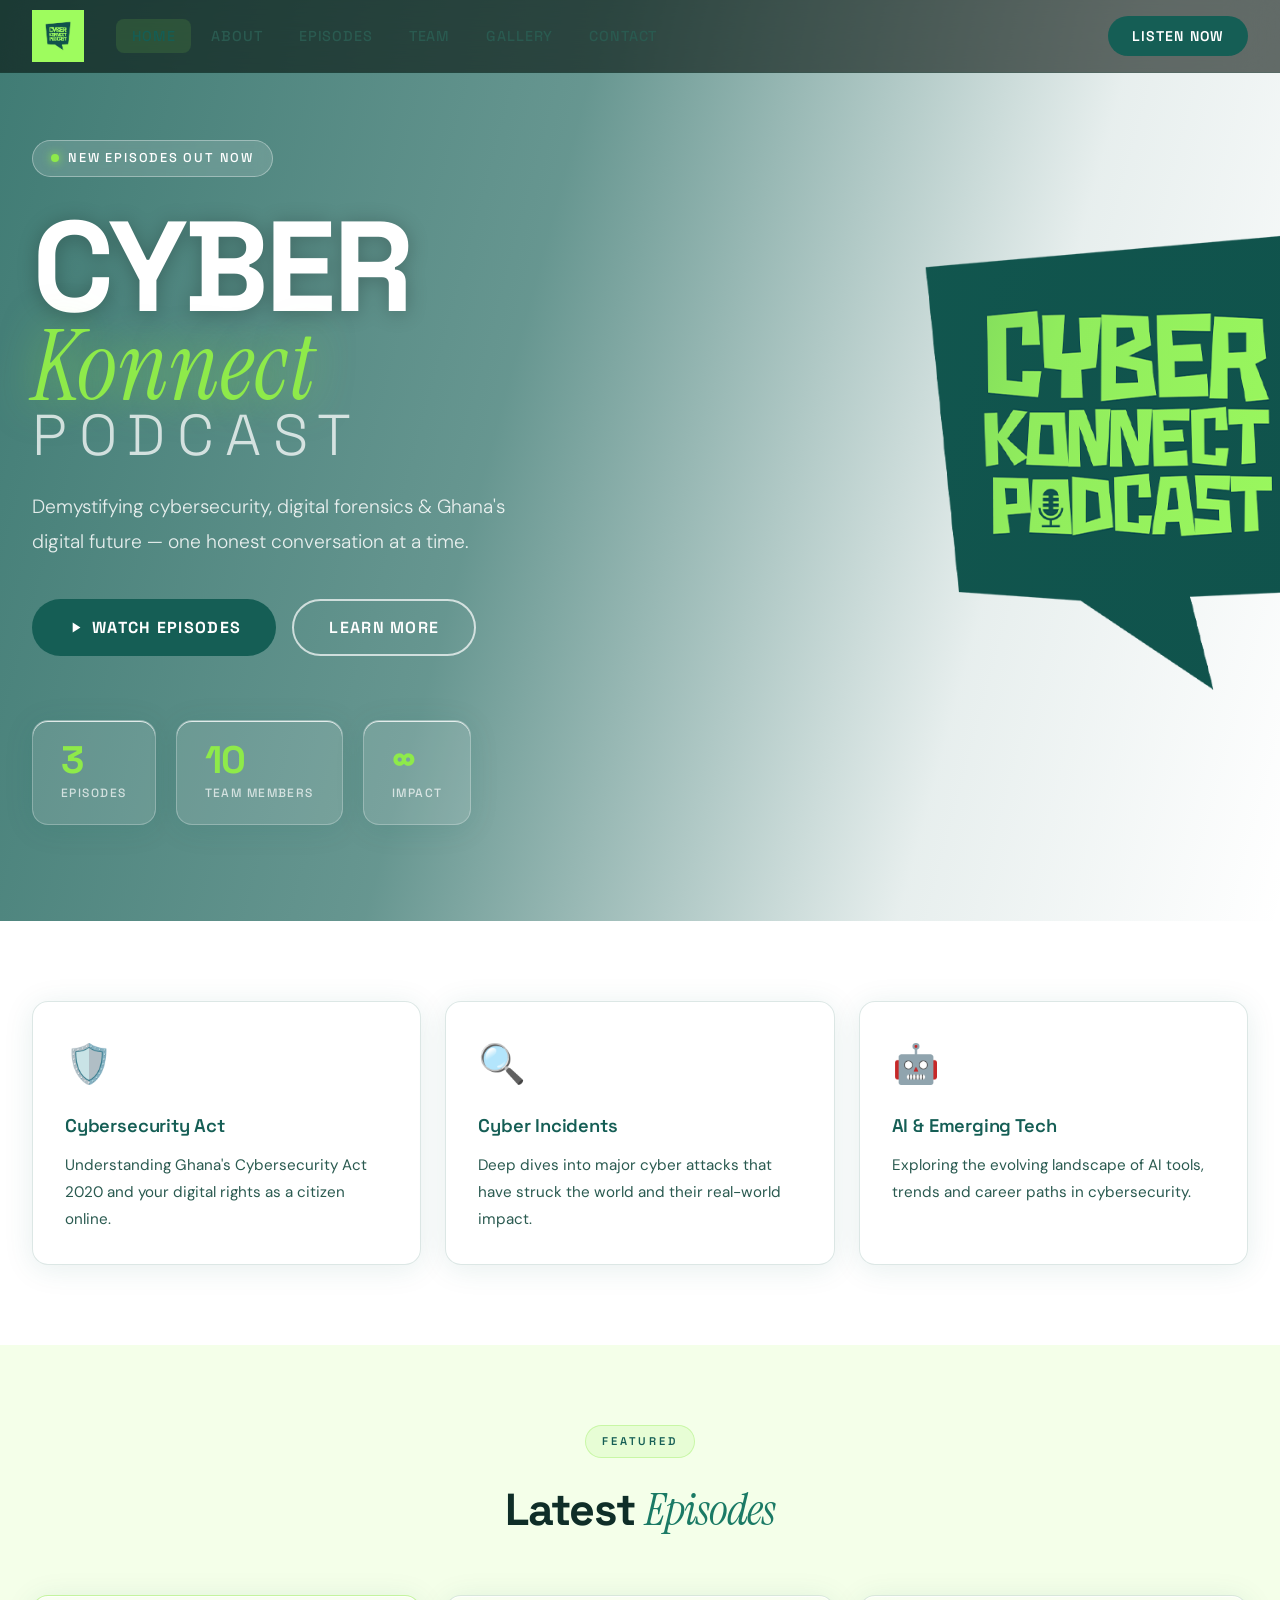
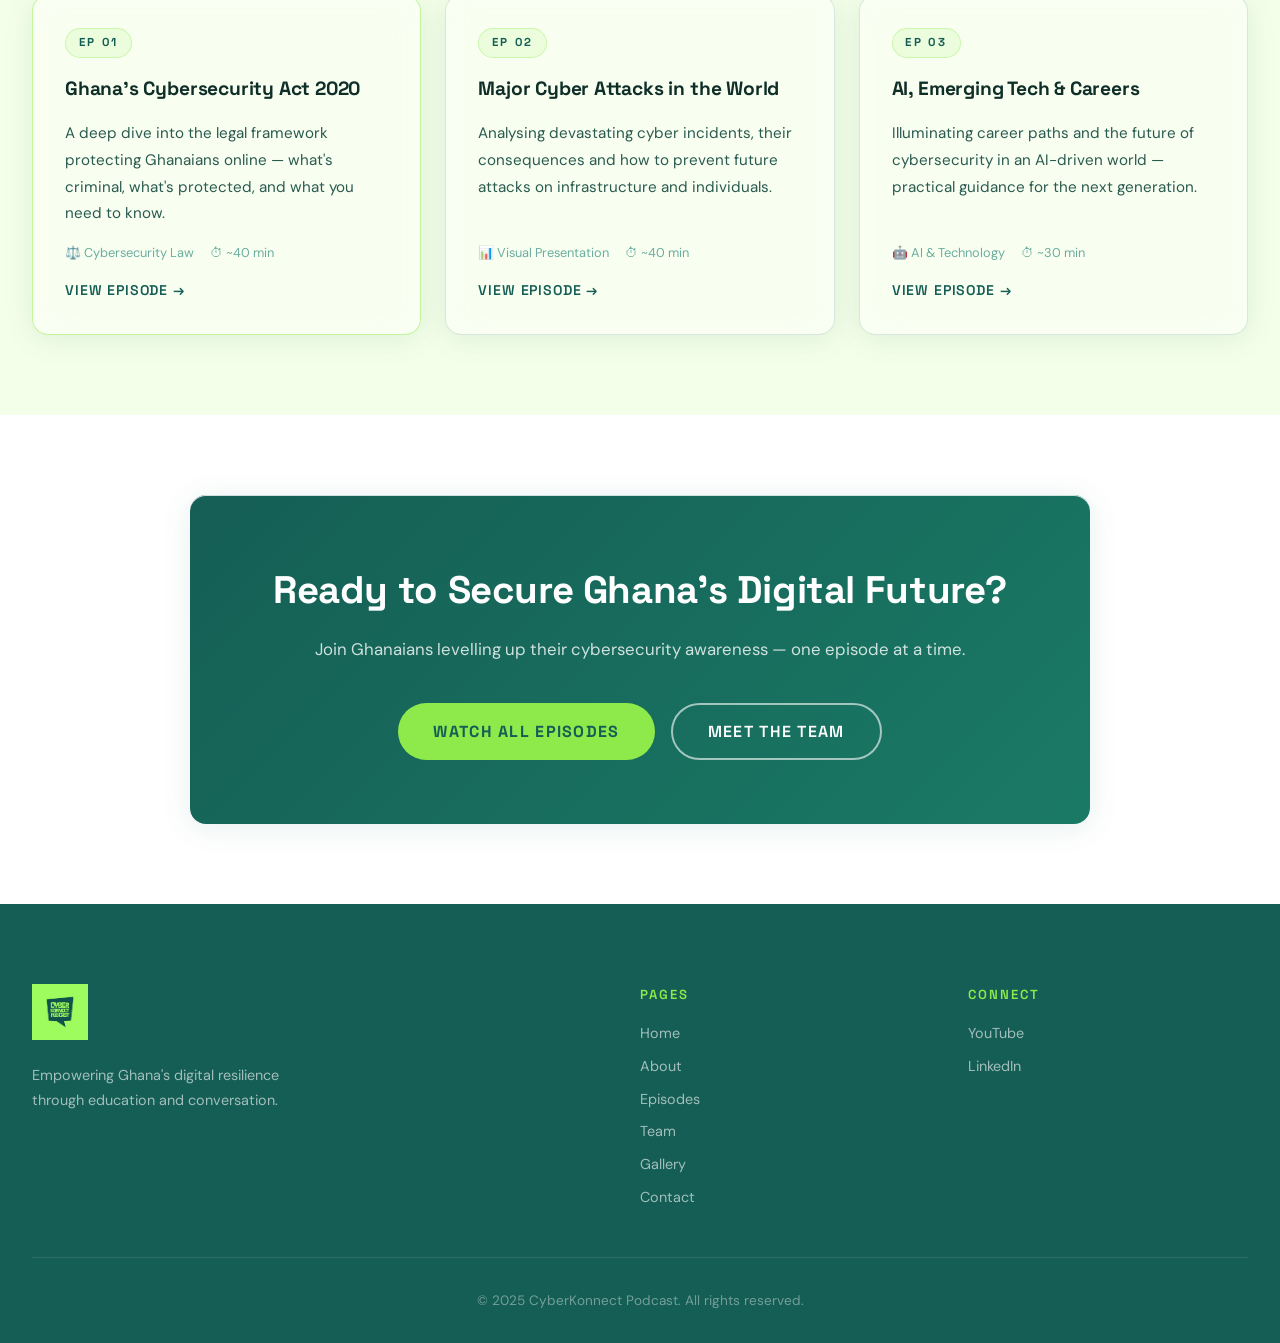
<file: index.html>
<!DOCTYPE html>
<html lang="en">
<head>
  <meta charset="UTF-8" />
  <meta name="viewport" content="width=device-width, initial-scale=1.0"/>
  <title>CyberKonnect Podcast</title>
  <link rel="stylesheet" href="styles.css"/>
</head>
<body>
  <!-- Animated Background -->
  <div class="bg-grid"></div>
  <div class="bg-orbs">
    <div class="orb orb-1"></div>
    <div class="orb orb-2"></div>
    <div class="orb orb-3"></div>
  </div>

  <!-- Nav -->
  <nav class="glass-nav">
    <div class="nav-inner">
      <a href="index.html" class="nav-logo">
        <img src="logo.webp" alt="CyberKonnect Logo" class="logo-img"/>
      </a>
      <ul class="nav-links">
        <li><a href="index.html" class="nav-link active">Home</a></li>
        <li><a href="about.html" class="nav-link">About</a></li>
        <li><a href="episodes.html" class="nav-link">Episodes</a></li>
        <li><a href="team.html" class="nav-link">Team</a></li>
        <li><a href="gallery.html" class="nav-link">Gallery</a></li>
        <li><a href="contact.html" class="nav-link">Contact</a></li>
      </ul>
      <a href="episodes.html" class="nav-cta">Listen Now</a>
      <button class="hamburger" id="hamburger">
        <span></span><span></span><span></span>
      </button>
    </div>
  </nav>

  <!-- Mobile Menu -->
  <div class="mobile-menu" id="mobileMenu">
    <a href="index.html" class="mob-link active">Home</a>
    <a href="about.html" class="mob-link">About</a>
    <a href="episodes.html" class="mob-link">Episodes</a>
    <a href="team.html" class="mob-link">Team</a>
    <a href="gallery.html" class="mob-link">Gallery</a>
    <a href="contact.html" class="mob-link">Contact</a>
  </div>

  <!-- ═══════════════════════════════════════════
       HERO — full-bleed background image
       All content pushed LEFT via hero-container
  ═══════════════════════════════════════════ -->
  <section class="hero">
    <!-- Background image + gradient overlay -->
    <div class="hero-bg"></div>

    <!-- Left-aligned content container -->
    <div class="hero-container">

      <div class="hero-badge">
        <span class="pulse-dot"></span>
        New Episodes Out Now
      </div>

      <h1 class="hero-title">
        <span class="line-1">CYBER</span>
        <span class="line-2">Konnect</span>
        <span class="line-3">PODCAST</span>
      </h1>

      <p class="hero-sub">
        Demystifying cybersecurity, digital forensics &amp; Ghana's digital future —
        one honest conversation at a time.
      </p>

      <div class="hero-actions">
        <a href="episodes.html" class="btn-primary">
          <svg width="17" height="17" viewBox="0 0 24 24" fill="currentColor"><path d="M8 5v14l11-7z"/></svg>
          Watch Episodes
        </a>
        <a href="about.html" class="btn-ghost-white">Learn More</a>
      </div>

      <div class="hero-stats">
        <div class="stat-card glass-card">
          <span class="stat-num">3</span>
          <span class="stat-label">Episodes</span>
        </div>
        <div class="stat-card glass-card">
          <span class="stat-num">10</span>
          <span class="stat-label">Team Members</span>
        </div>
        <div class="stat-card glass-card">
          <span class="stat-num">∞</span>
          <span class="stat-label">Impact</span>
        </div>
      </div>

    </div><!-- /hero-container -->
  </section>

  <!-- Features Strip -->
  <section class="features-strip">
    <div class="container">
      <div class="features-grid">
        <div class="feature-card glass-card">
          <div class="feat-icon">🛡️</div>
          <h3>Cybersecurity Act</h3>
          <p>Understanding Ghana's Cybersecurity Act 2020 and your digital rights as a citizen online.</p>
        </div>
        <div class="feature-card glass-card">
          <div class="feat-icon">🔍</div>
          <h3>Cyber Incidents</h3>
          <p>Deep dives into major cyber attacks that have struck the world and their real-world impact.</p>
        </div>
        <div class="feature-card glass-card">
          <div class="feat-icon">🤖</div>
          <h3>AI & Emerging Tech</h3>
          <p>Exploring the evolving landscape of AI tools, trends and career paths in cybersecurity.</p>
        </div>
        
      </div>
    </div>
  </section>

  <!-- Latest Episodes -->
  <section class="latest-section">
    <div class="container">
      <div class="section-header">
        <span class="section-tag">Featured</span>
        <h2 class="section-title">Latest <span>Episodes</span></h2>
      </div>
      <div class="episodes-preview">
        <div class="ep-card glass-card featured">
          <div class="ep-num">EP 01</div>
          <h3>Ghana's Cybersecurity Act 2020</h3>
          <p>A deep dive into the legal framework protecting Ghanaians online — what's criminal, what's protected, and what you need to know.</p>
          <div class="ep-meta">
            <span>⚖️ Cybersecurity Law</span>
            <span>⏱ ~40 min</span>
          </div>
          <a href="episodes.html" class="ep-btn">View Episode →</a>
        </div>
        <div class="ep-card glass-card">
          <div class="ep-num">EP 02</div>
          <h3>Major Cyber Attacks in the World</h3>
          <p>Analysing devastating cyber incidents, their consequences and how to prevent future attacks on infrastructure and individuals.</p>
          <div class="ep-meta">
            <span>📊 Visual Presentation</span>
            <span>⏱ ~40 min</span>
          </div>
          <a href="episodes.html" class="ep-btn">View Episode →</a>
        </div>
        <div class="ep-card glass-card">
          <div class="ep-num">EP 03</div>
          <h3>AI, Emerging Tech & Careers</h3>
          <p>Illuminating career paths and the future of cybersecurity in an AI-driven world — practical guidance for the next generation.</p>
          <div class="ep-meta">
            <span>🤖 AI & Technology</span>
            <span>⏱ ~30 min</span>
          </div>
          <a href="episodes.html" class="ep-btn">View Episode →</a>
        </div>
      </div>
    </div>
  </section>

  <!-- CTA Banner -->
  <section class="cta-banner">
    <div class="cta-glass glass-card">
      <h2>Ready to Secure Ghana's Digital Future?</h2>
      <p>Join Ghanaians levelling up their cybersecurity awareness — one episode at a time.</p>
      <div class="cta-btns">
        <a href="episodes.html" class="btn-primary">Watch All Episodes</a>
        <a href="team.html" class="btn-ghost">Meet The Team</a>
      </div>
    </div>
  </section>

  <!-- Footer -->
  <footer class="footer">
    <div class="container">
      <div class="footer-inner">
        <div class="footer-brand">
          <img src="logo.webp" alt="Logo" class="footer-logo"/>
          <p>Empowering Ghana's digital resilience through education and conversation.</p>
        </div>
        <div class="footer-links">
          <h4>Pages</h4>
          <a href="index.html">Home</a>
          <a href="about.html">About</a>
          <a href="episodes.html">Episodes</a>
          <a href="team.html">Team</a>
          <a href="gallery.html">Gallery</a>
          <a href="contact.html">Contact</a>
        </div>
        <div class="footer-socials">
          <h4>Connect</h4>
          <a href="https://www.youtube.com/@CyberKonnectPodcast" target="_blank">YouTube</a>
          <a href="#" target="_blank">LinkedIn</a>
    
        </div>
      </div>
      <div class="footer-bottom">
        <p>© 2025 CyberKonnect Podcast. All rights reserved.</p>
      </div>
    </div>
  </footer>

  <script src="main.js"></script>
</body>
</html>
</file>
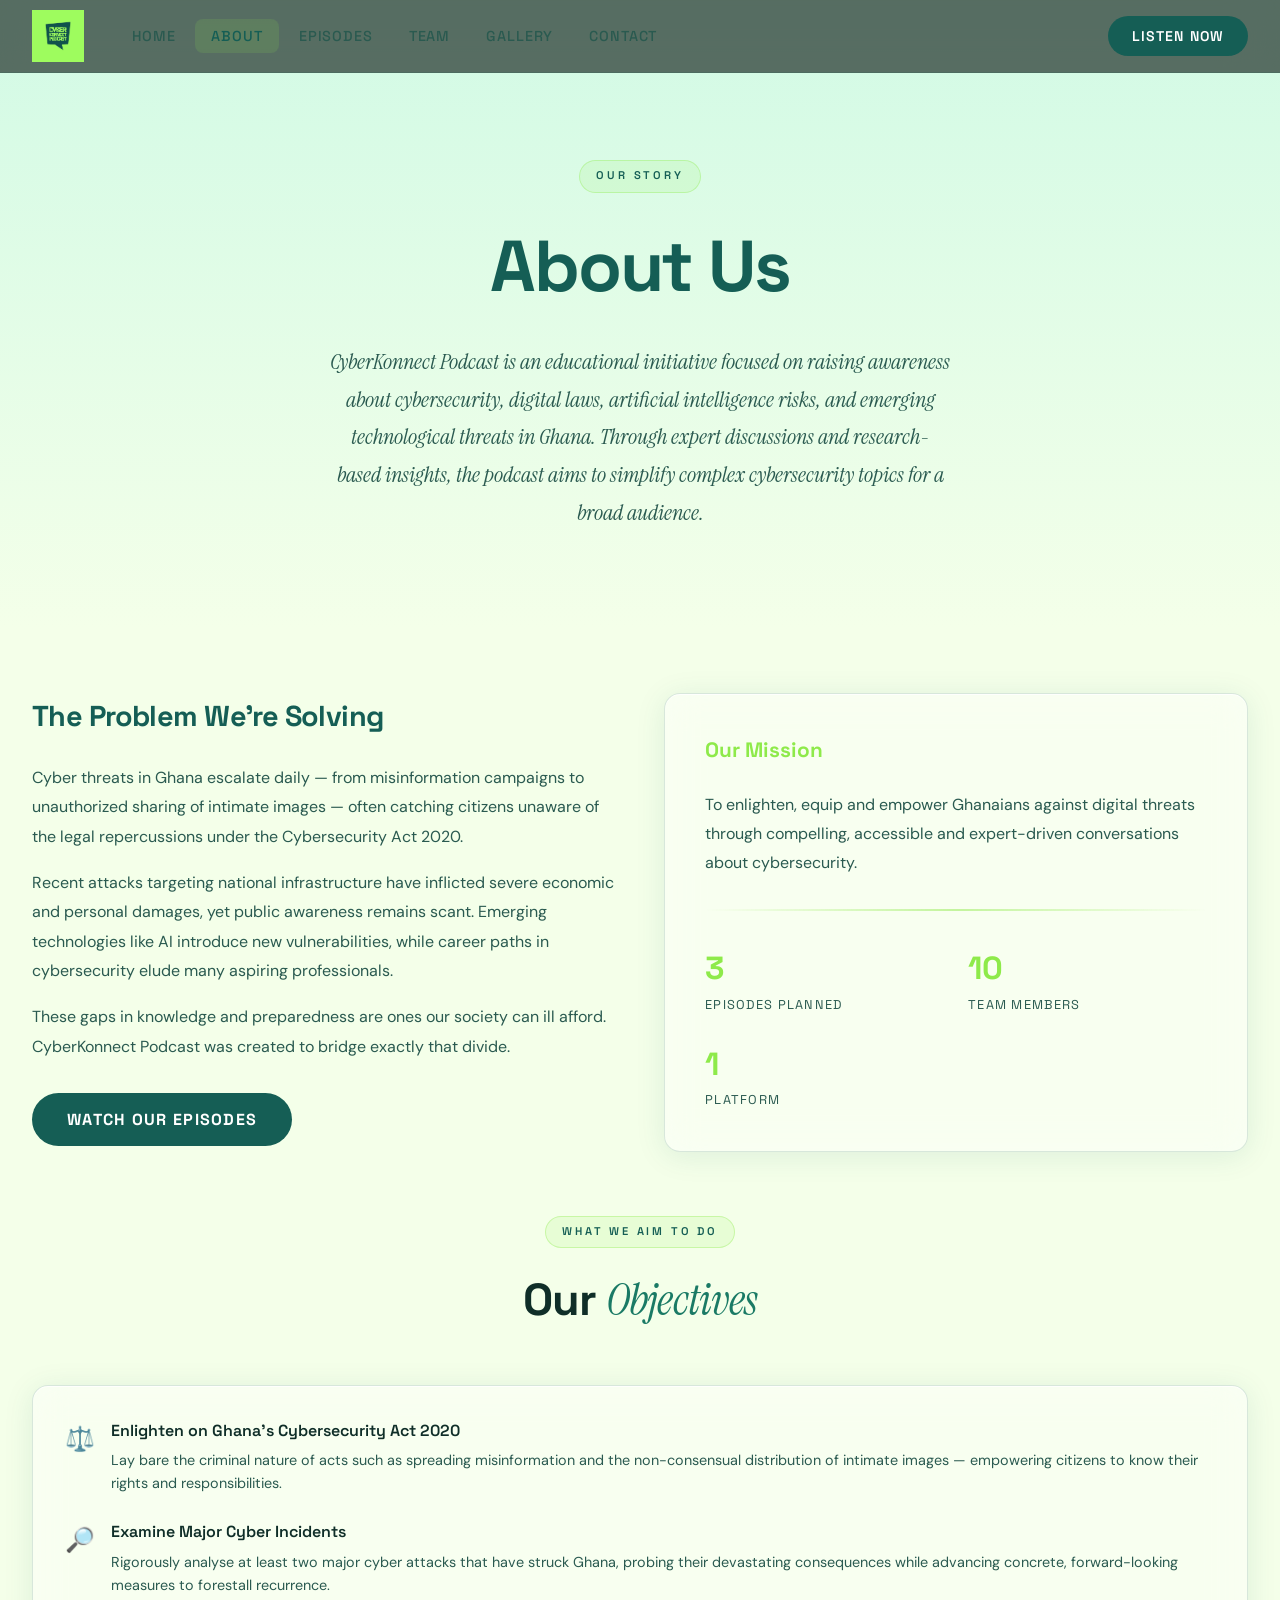
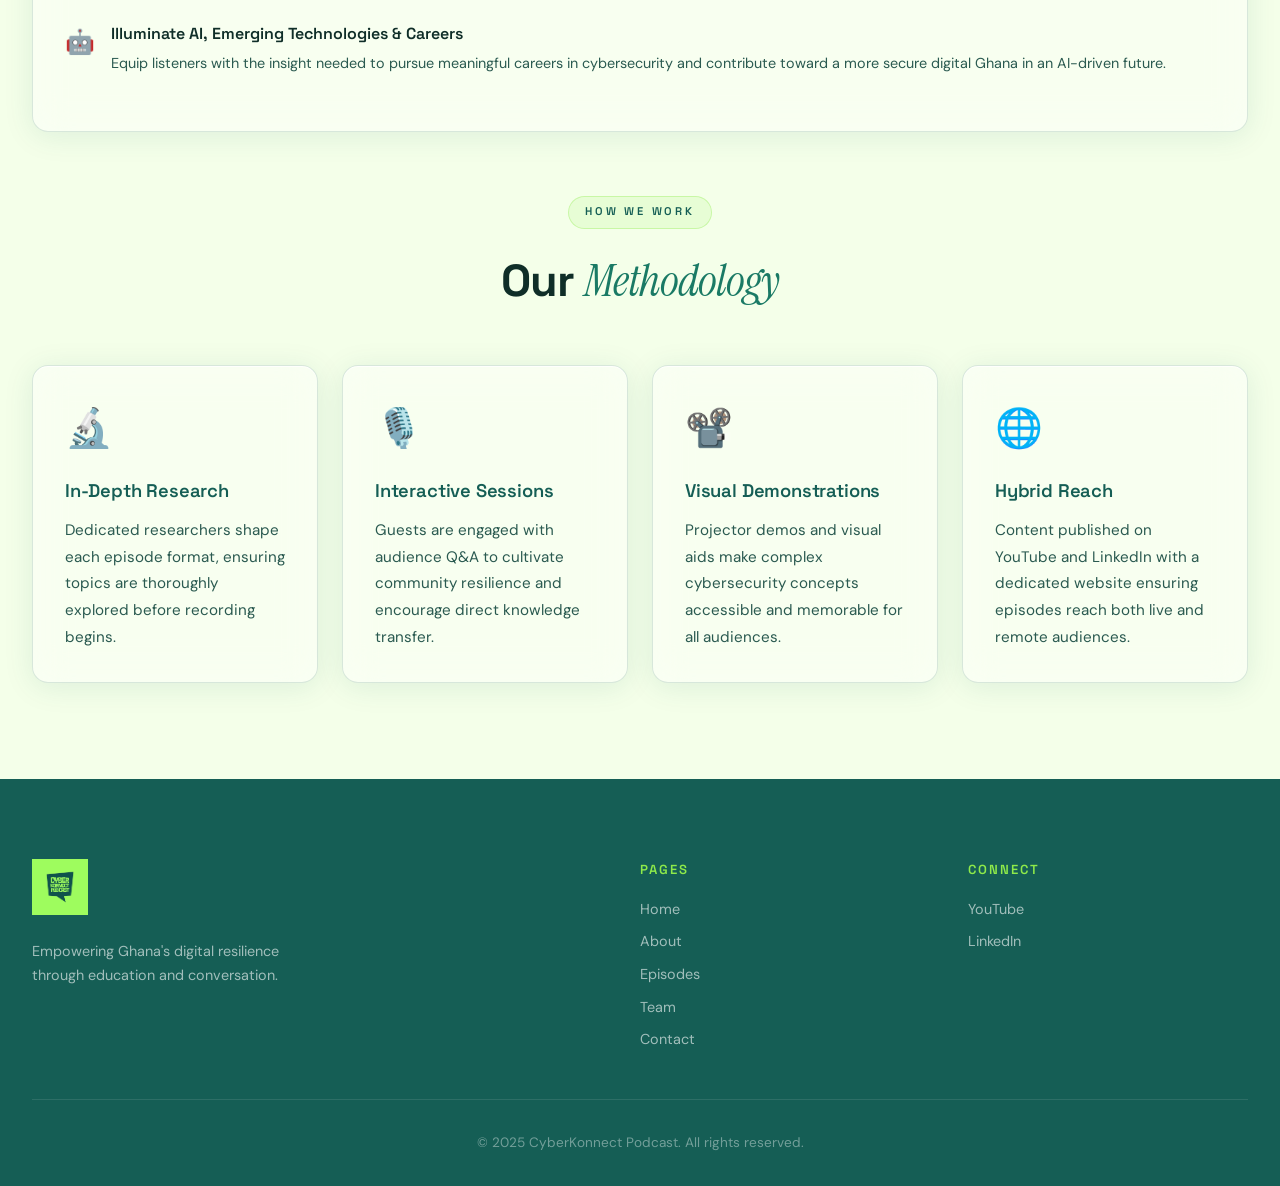
<file: about.html>
<!DOCTYPE html>
<html lang="en">
<head>
  <meta charset="UTF-8" />
  <meta name="viewport" content="width=device-width, initial-scale=1.0"/>
  <title>About — CyberKonnect Podcast</title>
  <link rel="stylesheet" href="styles.css"/>
  
</head>
<body>
  <div class="bg-grid"></div>
  <div class="bg-orbs">
    <div class="orb orb-1"></div>
    <div class="orb orb-2"></div>
    <div class="orb orb-3"></div>
  </div>

  <nav class="glass-nav">
    <div class="nav-inner">
      <a href="index.html" class="nav-logo"><img src="logo.webp" alt="CyberKonnect Logo" class="logo-img"/></a>
      <ul class="nav-links">
        <li><a href="index.html" class="nav-link">Home</a></li>
        <li><a href="about.html" class="nav-link active">About</a></li>
        <li><a href="episodes.html" class="nav-link">Episodes</a></li>
        <li><a href="team.html" class="nav-link">Team</a></li>
        <li><a href="gallery.html" class="nav-link">Gallery</a></li>
        <li><a href="contact.html" class="nav-link">Contact</a></li>
      </ul>
      <a href="episodes.html" class="nav-cta">Listen Now</a>
      <button class="hamburger" id="hamburger"><span></span><span></span><span></span></button>
    </div>
  </nav>
  <div class="mobile-menu" id="mobileMenu">
    <a href="index.html" class="mob-link">Home</a>
    <a href="about.html" class="mob-link active">About</a>
    <a href="episodes.html" class="mob-link">Episodes</a>
    <a href="team.html" class="mob-link">Team</a>
    <a href="gallery.html" class="mob-link">Gallery</a>
    <a href="contact.html" class="mob-link">Contact</a>
  </div>

  <section class="page-hero">
    <span class="section-tag">Our Story</span>
    <h1>About Us</h1>
    <p>CyberKonnect Podcast is an educational initiative focused on raising awareness about cybersecurity, digital laws, artificial intelligence risks, and emerging technological threats in Ghana. Through expert discussions and research-based insights, the podcast aims to simplify complex cybersecurity topics for a broad audience.</p>
  </section>

  <section class="about-section">
    <div class="container">

      <!-- Problem & Mission -->
      <div class="about-grid" style="margin-bottom:4rem;">
        <div class="about-text">
          <h2>The Problem We're Solving</h2>
          <p>Cyber threats in Ghana escalate daily — from misinformation campaigns to unauthorized sharing of intimate images — often catching citizens unaware of the legal repercussions under the Cybersecurity Act 2020.</p>
          <p>Recent attacks targeting national infrastructure have inflicted severe economic and personal damages, yet public awareness remains scant. Emerging technologies like AI introduce new vulnerabilities, while career paths in cybersecurity elude many aspiring professionals.</p>
          <p>These gaps in knowledge and preparedness are ones our society can ill afford. CyberKonnect Podcast was created to bridge exactly that divide.</p>
          <div style="margin-top:2rem;">
            <a href="episodes.html" class="btn-primary">Watch Our Episodes</a>
          </div>
        </div>
        <div class="glass-card" style="padding:2.5rem;">
          <h3 style="font-family:var(--font-heading);font-size:1.3rem;font-weight:700;color:var(--lime);margin-bottom:1.5rem;">Our Mission</h3>
          <p style="color:var(--text-secondary);line-height:1.8;margin-bottom:1.5rem;">To enlighten, equip and empower Ghanaians against digital threats through compelling, accessible and expert-driven conversations about cybersecurity.</p>
          <div class="cyber-divider"></div>
          <div style="display:grid;grid-template-columns:1fr 1fr;gap:1.5rem;margin-top:1.5rem;">
            <div>
              <div style="font-family:var(--font-display);font-size:2rem;font-weight:900;color:var(--lime);">3</div>
              <div style="font-family:var(--font-heading);font-size:0.8rem;text-transform:uppercase;letter-spacing:0.1em;color:var(--text-secondary);">Episodes Planned</div>
            </div>
            <div>
              <div style="font-family:var(--font-display);font-size:2rem;font-weight:900;color:var(--lime);">10</div>
              <div style="font-family:var(--font-heading);font-size:0.8rem;text-transform:uppercase;letter-spacing:0.1em;color:var(--text-secondary);">Team Members</div>
            </div>
            <div>
              <div style="font-family:var(--font-display);font-size:2rem;font-weight:900;color:var(--lime);">1</div>
              <div style="font-family:var(--font-heading);font-size:0.8rem;text-transform:uppercase;letter-spacing:0.1em;color:var(--text-secondary);">Platform</div>
            </div>
            <div>
              <div style="font-family:var(--font-display);font-size:2rem;font-weight:900;color:var(--lime);"></div>
              <div style="font-family:var(--font-heading);font-size:0.8rem;text-transform:uppercase;letter-spacing:0.1em;color:var(--text-secondary);"></div>
            </div>
          </div>
        </div>
      </div>

      <!-- Objectives -->
      <div class="section-header">
        <span class="section-tag">What We Aim To Do</span>
        <h2 class="section-title">Our <span>Objectives</span></h2>
      </div>
      <div class="objectives-card glass-card" style="margin-bottom:4rem;">
        <div class="objective-item">
          <div class="obj-icon">⚖️</div>
          <div class="obj-text">
            <h4>Enlighten on Ghana's Cybersecurity Act 2020</h4>
            <p>Lay bare the criminal nature of acts such as spreading misinformation and the non-consensual distribution of intimate images — empowering citizens to know their rights and responsibilities.</p>
          </div>
        </div>
        <div class="objective-item">
          <div class="obj-icon">🔎</div>
          <div class="obj-text">
            <h4>Examine Major Cyber Incidents</h4>
            <p>Rigorously analyse at least two major cyber attacks that have struck Ghana, probing their devastating consequences while advancing concrete, forward-looking measures to forestall recurrence.</p>
          </div>
        </div>
        <div class="objective-item">
          <div class="obj-icon">🤖</div>
          <div class="obj-text">
            <h4>Illuminate AI, Emerging Technologies & Careers</h4>
            <p>Equip listeners with the insight needed to pursue meaningful careers in cybersecurity and contribute toward a more secure digital Ghana in an AI-driven future.</p>
          </div>
        </div>
      </div>

      <!-- Methodology -->
      <div class="section-header">
        <span class="section-tag">How We Work</span>
        <h2 class="section-title">Our <span>Methodology</span></h2>
      </div>
      <div class="features-grid">
        <div class="feature-card glass-card">
          <div class="feat-icon">🔬</div>
          <h3>In-Depth Research</h3>
          <p>Dedicated researchers shape each episode format, ensuring topics are thoroughly explored before recording begins.</p>
        </div>
        <div class="feature-card glass-card">
          <div class="feat-icon">🎙️</div>
          <h3>Interactive Sessions</h3>
          <p>Guests are engaged with audience Q&A to cultivate community resilience and encourage direct knowledge transfer.</p>
        </div>
        <div class="feature-card glass-card">
          <div class="feat-icon">📽️</div>
          <h3>Visual Demonstrations</h3>
          <p>Projector demos and visual aids make complex cybersecurity concepts accessible and memorable for all audiences.</p>
        </div>
        <div class="feature-card glass-card">
          <div class="feat-icon">🌐</div>
          <h3>Hybrid Reach</h3>
          <p>Content published on YouTube and LinkedIn with a dedicated website ensuring episodes reach both live and remote audiences.</p>
        </div>
      </div>
    </div>
  </section>

  <footer class="footer">
    <div class="container">
      <div class="footer-inner">
        <div class="footer-brand">
          <img src="logo.webp" alt="Logo" class="footer-logo"/>
          <p>Empowering Ghana's digital resilience through education and conversation.</p>
        </div>
        <div class="footer-links">
          <h4>Pages</h4>
          <a href="index.html">Home</a>
          <a href="about.html">About</a>
          <a href="episodes.html">Episodes</a>
          <a href="team.html">Team</a>
          <a href="contact.html">Contact</a>
        </div>
        <div class="footer-socials">
          <h4>Connect</h4>
          <a href="https://youtube.com/@cyberkonnectpodcast?si=oqb_R_EMm0Qtkzks">YouTube</a>
          <a href="#">LinkedIn</a>
        </div>
      </div>
      <div class="footer-bottom">
        <p>© 2025 CyberKonnect Podcast. All rights reserved.</p>
      </div>
    </div>
  </footer>

  <script src="main.js"></script>
</body>
</html>
</file>
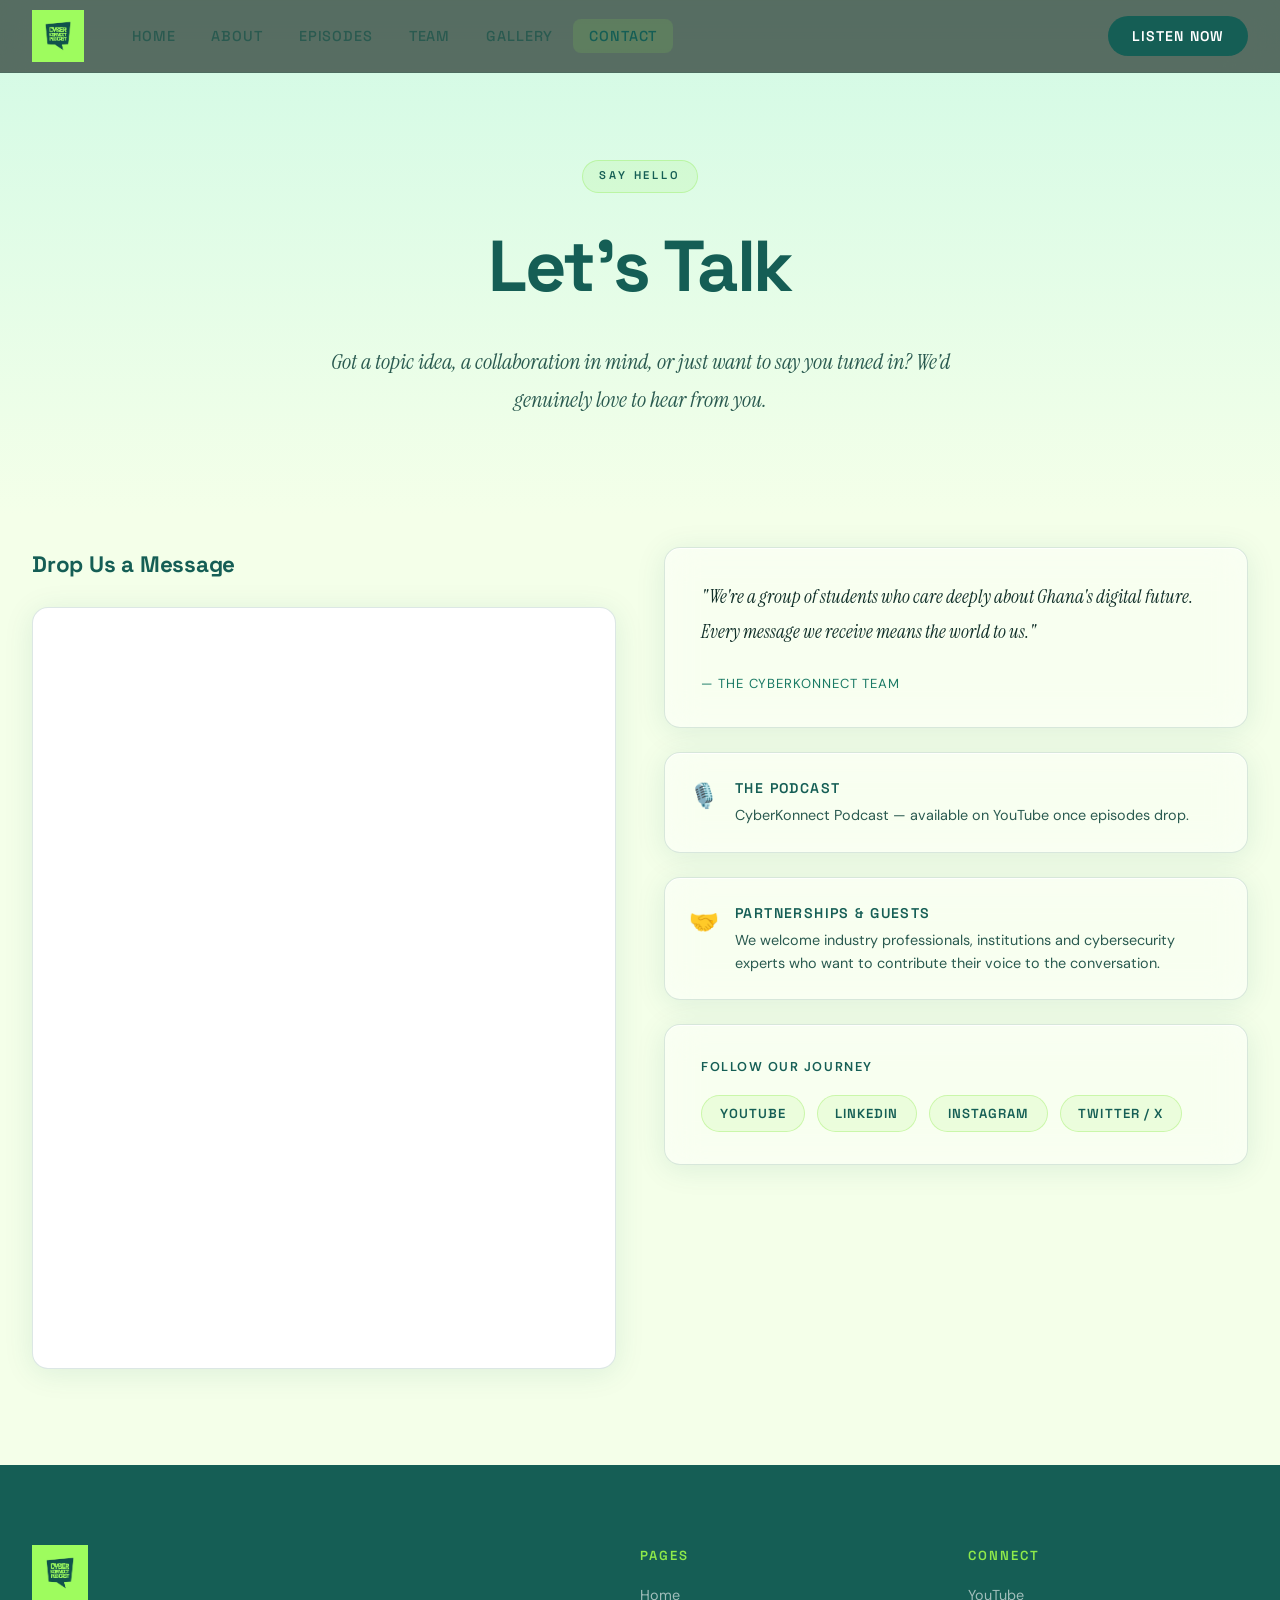
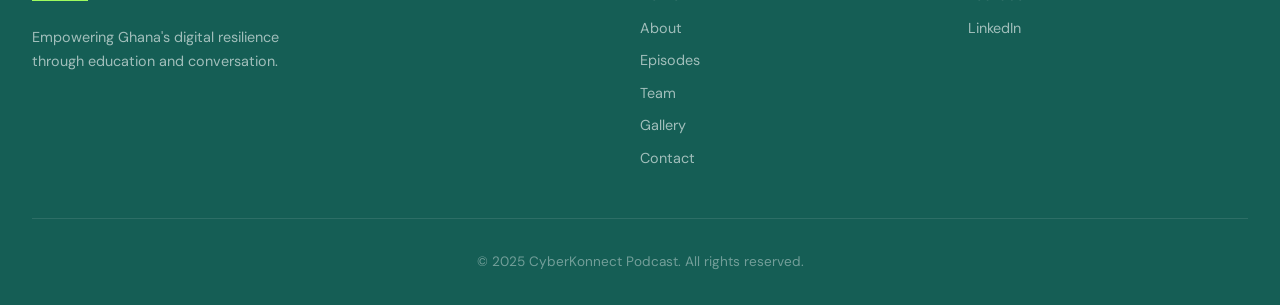
<file: contact.html>
<!DOCTYPE html>
<html lang="en">
<head>
  <meta charset="UTF-8" />
  <meta name="viewport" content="width=device-width, initial-scale=1.0"/>
  <title>Contact — CyberKonnect Podcast</title>
  <link rel="stylesheet" href="styles.css"/>
  <style>
    .gform-wrap {
      position: relative; border-radius: var(--radius); overflow: hidden;
      border: 1.5px solid var(--glass-border);
      background: var(--bg-white);
      box-shadow: var(--glass-shadow);
    }
    .gform-wrap iframe {
      width: 100%; border: none; display: block;
      min-height: 760px; border-radius: var(--radius);
    }
    .gform-loading {
      position: absolute; inset: 0; display: flex; flex-direction: column;
      align-items: center; justify-content: center; gap: 1rem;
      background: rgba(244,255,233,0.85); border-radius: var(--radius);
      pointer-events: none; transition: opacity 0.4s ease;
    }
    .gform-loading.hidden { opacity: 0; pointer-events: none; }
    .gform-loading-dot {
      width: 12px; height: 12px; border-radius: 50%; background: var(--teal-dark);
      animation: gfLoad 1.2s ease-in-out infinite;
    }
    .gform-loading p { font-family: var(--font-body); font-size: 0.9rem; color: var(--text-secondary); }
    @keyframes gfLoad { 0%,100%{transform:scale(1);opacity:1} 50%{transform:scale(1.6);opacity:0.35} }
  </style>
</head>
<body>
  <div class="bg-grid"></div>
  <div class="bg-orbs">
    <div class="orb orb-1"></div>
    <div class="orb orb-2"></div>
    <div class="orb orb-3"></div>
  </div>

  <nav class="glass-nav">
    <div class="nav-inner">
      <a href="index.html" class="nav-logo"><img src="logo.webp" alt="CyberKonnect Logo" class="logo-img"/></a>
      <ul class="nav-links">
        <li><a href="index.html" class="nav-link">Home</a></li>
        <li><a href="about.html" class="nav-link">About</a></li>
        <li><a href="episodes.html" class="nav-link">Episodes</a></li>
        <li><a href="team.html" class="nav-link">Team</a></li>
        <li><a href="gallery.html" class="nav-link">Gallery</a></li>
        <li><a href="contact.html" class="nav-link active">Contact</a></li>
      </ul>
      <a href="episodes.html" class="nav-cta">Listen Now</a>
      <button class="hamburger" id="hamburger"><span></span><span></span><span></span></button>
    </div>
  </nav>
  <div class="mobile-menu" id="mobileMenu">
    <a href="index.html" class="mob-link">Home</a>
    <a href="about.html" class="mob-link">About</a>
    <a href="episodes.html" class="mob-link">Episodes</a>
    <a href="team.html" class="mob-link">Team</a>
    <a href="gallery.html" class="mob-link">Gallery</a>
    <a href="contact.html" class="mob-link active">Contact</a>
  </div>

  <section class="page-hero">
    <span class="section-tag">Say Hello</span>
    <h1>Let's Talk</h1>
    <p>Got a topic idea, a collaboration in mind, or just want to say you tuned in? We'd genuinely love to hear from you.</p>
  </section>

  <section class="contact-section">
    <div class="container">
      <div class="contact-grid">

        <!-- Google Form embed -->
        <div>
          <h2 style="font-family:var(--font-display);font-size:1.4rem;font-weight:700;color:var(--teal-dark);margin-bottom:1.5rem;letter-spacing:-0.01em;">Drop Us a Message</h2>
          <div class="gform-wrap">
            <div class="gform-loading" id="gformLoading">
              <div class="gform-loading-dot"></div>
              <p>Loading form…</p>
            </div>
            <iframe
              src="https://docs.google.com/forms/d/e/1FAIpQLSdNIbBV13he3nqEpEsQ95d5X98FgJgm2WwfVfNMjLl7VSnYEw/viewform?embedded=true"
              onload="document.getElementById('gformLoading').classList.add('hidden')"
              title="CyberKonnect Contact Form">
              Loading…
            </iframe>
          </div>
        </div>

        <!-- Right info panel -->
        <div class="contact-info">

          <div class="glass-card" style="padding:2rem 2.25rem;">
            <p style="font-family:var(--font-serif);font-style:italic;font-size:1.2rem;color:var(--text-primary);line-height:1.8;margin-bottom:1.25rem;">
              "We're a group of students who care deeply about Ghana's digital future. Every message we receive means the world to us."
            </p>
            <span style="font-family:var(--font-body);font-size:0.82rem;color:var(--teal-mid);letter-spacing:0.07em;text-transform:uppercase;">— The CyberKonnect Team</span>
          </div>

          <div class="info-card glass-card">
            <div class="info-icon">🎙️</div>
            <div class="info-text">
              <h4>The Podcast</h4>
              <p>CyberKonnect Podcast — available on YouTube once episodes drop.</p>
            </div>
          </div>

          <div class="info-card glass-card">
            <div class="info-icon">🤝</div>
            <div class="info-text">
              <h4>Partnerships & Guests</h4>
              <p>We welcome industry professionals, institutions and cybersecurity experts who want to contribute their voice to the conversation.</p>
            </div>
          </div>

          <div class="glass-card" style="padding:2rem 2.25rem;">
            <h4 style="font-family:var(--font-body);font-size:0.8rem;font-weight:600;letter-spacing:0.12em;text-transform:uppercase;color:var(--teal-dark);margin-bottom:1.1rem;">Follow Our Journey</h4>
            <div class="social-links">
              <a href="https://www.youtube.com/@CyberKonnectPodcast" target="_blank" class="social-link">YouTube</a>
              <a href="#" class="social-link">LinkedIn</a>
              <a href="#" class="social-link">Instagram</a>
              <a href="#" class="social-link">Twitter / X</a>
            </div>
          </div>

        </div>
      </div>
    </div>
  </section>

  <footer class="footer">
    <div class="container">
      <div class="footer-inner">
        <div class="footer-brand">
          <img src="logo.webp" alt="Logo" class="footer-logo"/>
          <p>Empowering Ghana's digital resilience through education and conversation.</p>
        </div>
        <div class="footer-links">
          <h4>Pages</h4>
          <a href="index.html">Home</a>
          <a href="about.html">About</a>
          <a href="episodes.html">Episodes</a>
          <a href="team.html">Team</a>
          <a href="gallery.html">Gallery</a>
          <a href="contact.html">Contact</a>
        </div>
        <div class="footer-socials">
          <h4>Connect</h4>
          <a href="https://youtube.com/@cyberkonnectpodcast?si=oqb_R_EMm0Qtkzks" target="_blank">YouTube</a>
          <a href="#">LinkedIn</a>
          
        </div>
      </div>
      <div class="footer-bottom">
        <p>© 2025 CyberKonnect Podcast. All rights reserved.</p>
      </div>
    </div>
  </footer>

  <script src="main.js"></script>
</body>
</html>
</file>
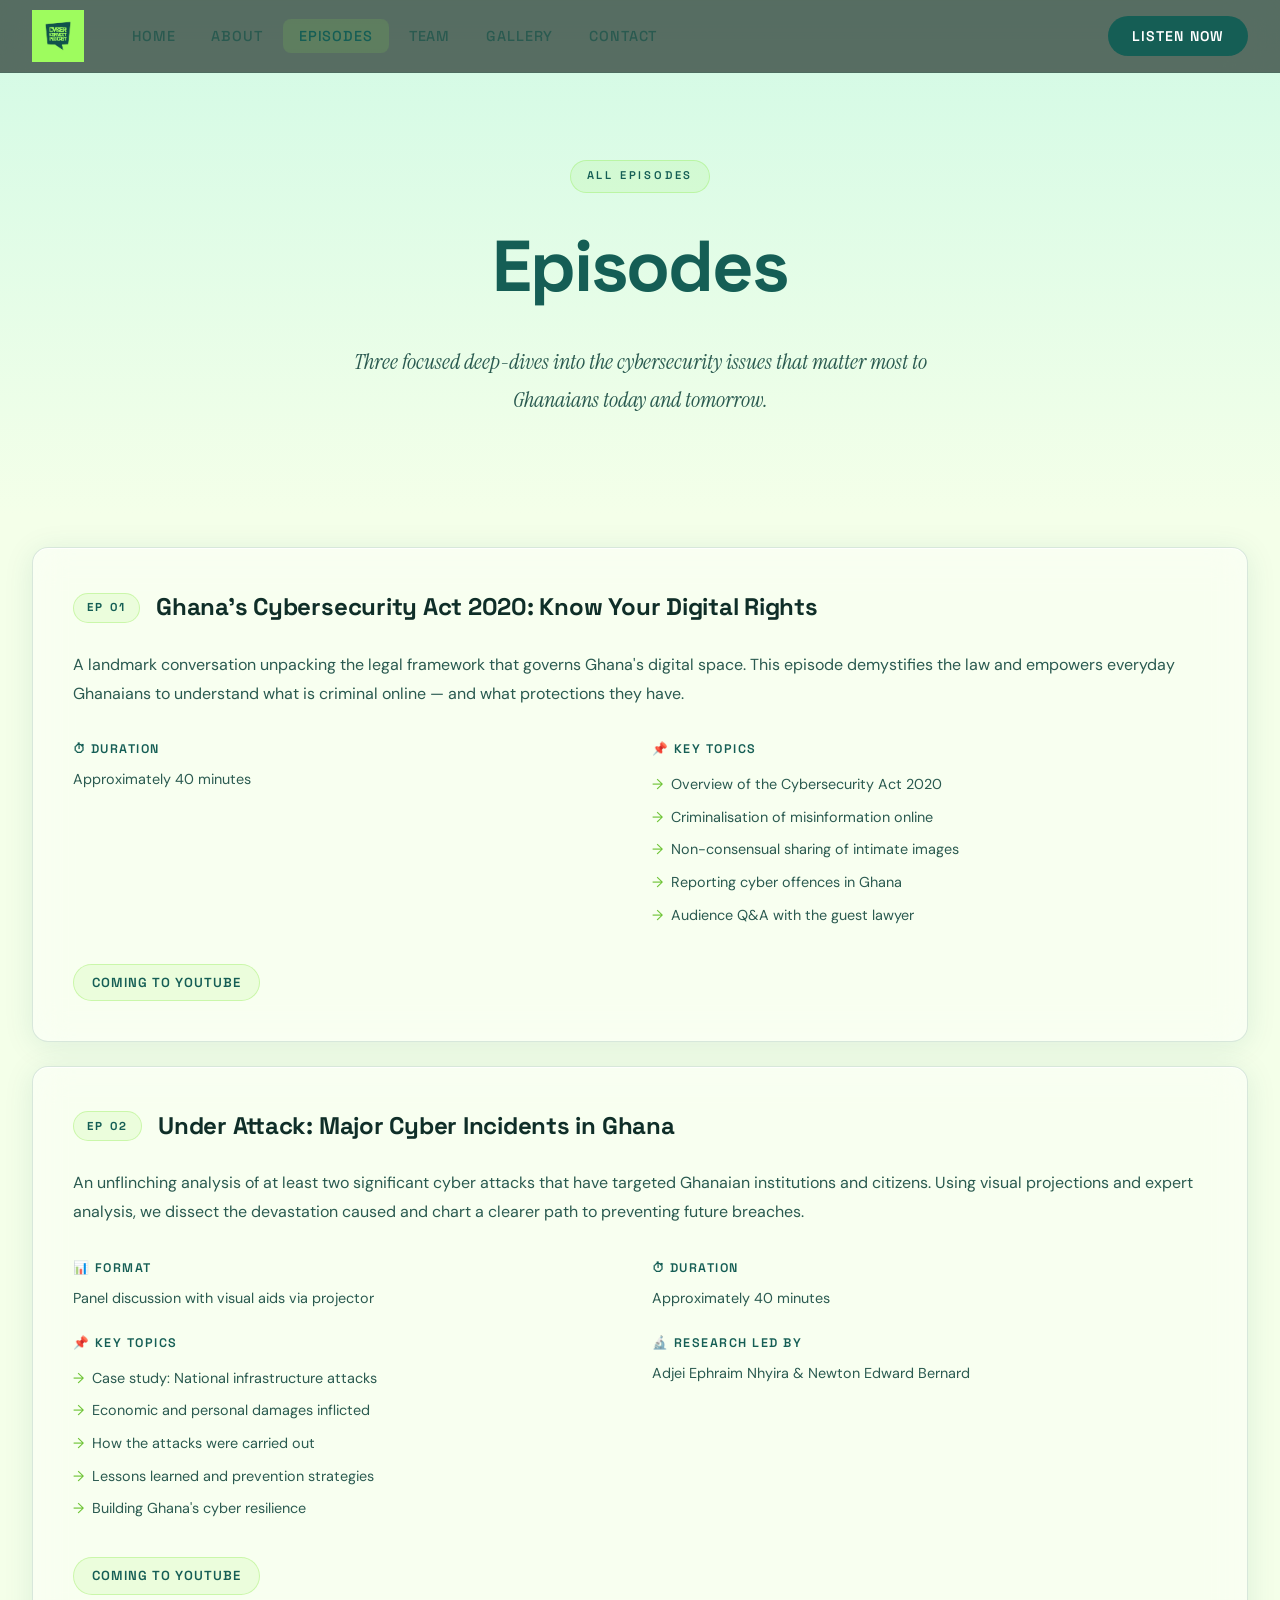
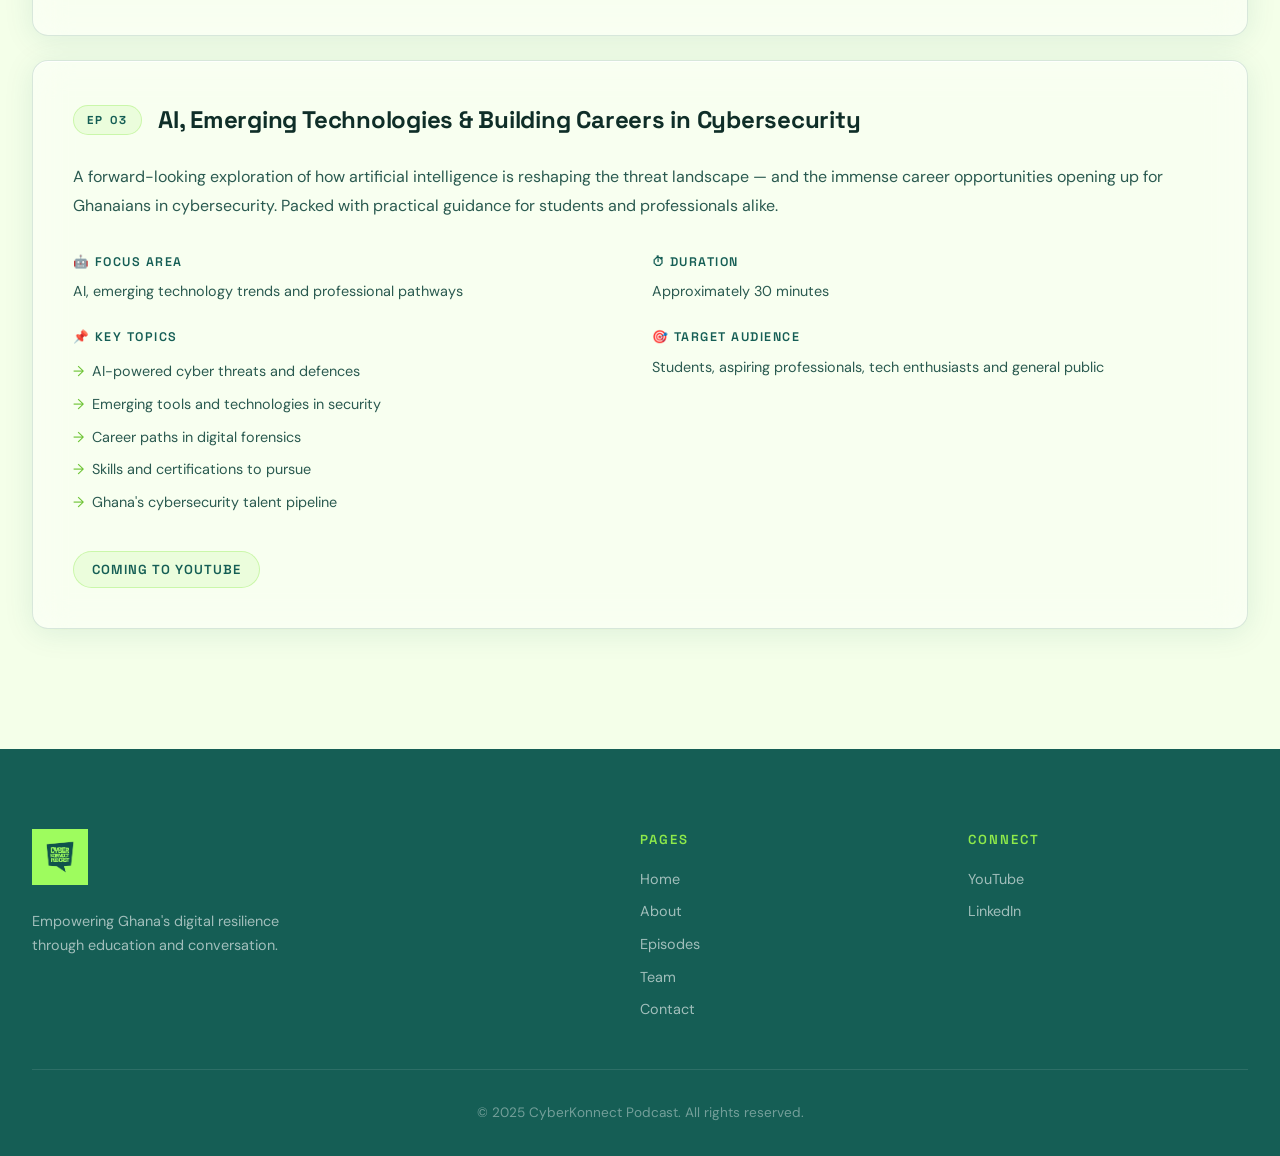
<file: episodes.html>
<!DOCTYPE html>
<html lang="en">
<head>
  <meta charset="UTF-8" />
  <meta name="viewport" content="width=device-width, initial-scale=1.0"/>
  <title>Episodes — CyberKonnect Podcast</title>
  <link rel="stylesheet" href="styles.css"/>
  
</head>
<body>
  <div class="bg-grid"></div>
  <div class="bg-orbs">
    <div class="orb orb-1"></div>
    <div class="orb orb-2"></div>
    <div class="orb orb-3"></div>
  </div>

  <nav class="glass-nav">
    <div class="nav-inner">
      <a href="index.html" class="nav-logo"><img src="logo.webp" alt="CyberKonnect Logo" class="logo-img"/></a>
      <ul class="nav-links">
        <li><a href="index.html" class="nav-link">Home</a></li>
        <li><a href="about.html" class="nav-link">About</a></li>
        <li><a href="episodes.html" class="nav-link active">Episodes</a></li>
        <li><a href="team.html" class="nav-link">Team</a></li>
        <li><a href="gallery.html" class="nav-link">Gallery</a></li>
        <li><a href="contact.html" class="nav-link">Contact</a></li>
      </ul>
      <a href="episodes.html" class="nav-cta">Listen Now</a>
      <button class="hamburger" id="hamburger"><span></span><span></span><span></span></button>
    </div>
  </nav>
  <div class="mobile-menu" id="mobileMenu">
    <a href="index.html" class="mob-link">Home</a>
    <a href="about.html" class="mob-link">About</a>
    <a href="episodes.html" class="mob-link active">Episodes</a>
    <a href="team.html" class="mob-link">Team</a>
    <a href="gallery.html" class="mob-link">Gallery</a>
    <a href="contact.html" class="mob-link">Contact</a>
  </div>

  <section class="page-hero">
    <span class="section-tag">All Episodes</span>
    <h1>Episodes</h1>
    <p>Three focused deep-dives into the cybersecurity issues that matter most to Ghanaians today and tomorrow.</p>
  </section>

  <section class="episodes-section">
    <div class="container">

      <!-- Episode 1 -->
      <div class="ep-full-card glass-card">
        <div class="ep-header">
          <div class="ep-num">EP 01</div>
          <h2>Ghana's Cybersecurity Act 2020: Know Your Digital Rights</h2>
        </div>
        <p style="color:var(--text-secondary);line-height:1.8;margin-bottom:2rem;">
          A landmark conversation unpacking the legal framework that governs Ghana's digital space. This episode demystifies the law 
          and empowers everyday Ghanaians to understand what is criminal online — and what protections they have.
        </p>
        <div class="ep-details">
          
          <div class="ep-detail-item">
            <h4>⏱ Duration</h4>
            <p>Approximately 40 minutes</p>
          </div>
          <div class="ep-detail-item">
            <h4>📌 Key Topics</h4>
            <ul class="ep-topics">
              <li>Overview of the Cybersecurity Act 2020</li>
              <li>Criminalisation of misinformation online</li>
              <li>Non-consensual sharing of intimate images</li>
              <li>Reporting cyber offences in Ghana</li>
              <li>Audience Q&A with the guest lawyer</li>
            </ul>
          </div>
          
        </div>
        <div style="margin-top:2rem;display:flex;gap:1rem;flex-wrap:wrap;">
          <a class="social-link" href="https://youtu.be/h_gSZZPp0ls?si=2RAS_AsDu7ajy33g">Coming to YouTube</a>
          
        </div>
      </div>

      <!-- Episode 2 -->
      <div class="ep-full-card glass-card">
        <div class="ep-header">
          <div class="ep-num">EP 02</div>
          <h2>Under Attack: Major Cyber Incidents in Ghana</h2>
        </div>
        <p style="color:var(--text-secondary);line-height:1.8;margin-bottom:2rem;">
          An unflinching analysis of at least two significant cyber attacks that have targeted Ghanaian 
          institutions and citizens. Using visual projections and expert analysis, we dissect the devastation 
          caused and chart a clearer path to preventing future breaches.
        </p>
        <div class="ep-details">
          <div class="ep-detail-item">
            <h4>📊 Format</h4>
            <p>Panel discussion with visual aids via projector</p>
          </div>
          <div class="ep-detail-item">
            <h4>⏱ Duration</h4>
            <p>Approximately 40 minutes</p>
          </div>
          <div class="ep-detail-item">
            <h4>📌 Key Topics</h4>
            <ul class="ep-topics">
              <li>Case study: National infrastructure attacks</li>
              <li>Economic and personal damages inflicted</li>
              <li>How the attacks were carried out</li>
              <li>Lessons learned and prevention strategies</li>
              <li>Building Ghana's cyber resilience</li>
            </ul>
          </div>
          <div class="ep-detail-item">
            <h4>🔬 Research Led By</h4>
            <p>Adjei Ephraim Nhyira & Newton Edward Bernard</p>
          </div>
        </div>
        <div style="margin-top:2rem;display:flex;gap:1rem;flex-wrap:wrap;">
          <a href="https://youtu.be/g4ENfM5G3-0?si=Q87XxsS67dfXowcG" class="social-link">Coming to YouTube</a>
          
        </div>
      </div>

      <!-- Episode 3 -->
      <div class="ep-full-card glass-card">
        <div class="ep-header">
          <div class="ep-num">EP 03</div>
          <h2>AI, Emerging Technologies & Building Careers in Cybersecurity</h2>
        </div>
        <p style="color:var(--text-secondary);line-height:1.8;margin-bottom:2rem;">
          A forward-looking exploration of how artificial intelligence is reshaping the threat landscape 
          — and the immense career opportunities opening up for Ghanaians in cybersecurity. 
          Packed with practical guidance for students and professionals alike.
        </p>
        <div class="ep-details">
          <div class="ep-detail-item">
            <h4>🤖 Focus Area</h4>
            <p>AI, emerging technology trends and professional pathways</p>
          </div>
          <div class="ep-detail-item">
            <h4>⏱ Duration</h4>
            <p>Approximately 30 minutes</p>
          </div>
          <div class="ep-detail-item">
            <h4>📌 Key Topics</h4>
            <ul class="ep-topics">
              <li>AI-powered cyber threats and defences</li>
              <li>Emerging tools and technologies in security</li>
              <li>Career paths in digital forensics</li>
              <li>Skills and certifications to pursue</li>
              <li>Ghana's cybersecurity talent pipeline</li>
            </ul>
          </div>
          <div class="ep-detail-item">
            <h4>🎯 Target Audience</h4>
            <p>Students, aspiring professionals, tech enthusiasts and general public</p>
          </div>
        </div>
        <div style="margin-top:2rem;display:flex;gap:1rem;flex-wrap:wrap;">
          <a  href="https://youtu.be/rsjCwLfWhfk?si=AjRBQU5Ni_3VkbtK" class="social-link">Coming to YouTube</a>
          
        </div>
      </div>

    </div>
  </section>

  <footer class="footer">
    <div class="container">
      <div class="footer-inner">
        <div class="footer-brand">
          <img src="logo.webp" alt="Logo" class="footer-logo"/>
          <p>Empowering Ghana's digital resilience through education and conversation.</p>
        </div>
        <div class="footer-links">
          <h4>Pages</h4>
          <a href="index.html">Home</a>
          <a href="about.html">About</a>
          <a href="episodes.html">Episodes</a>
          <a href="team.html">Team</a>
          <a href="contact.html">Contact</a>
        </div>
        <div class="footer-socials">
          <h4>Connect</h4>

          <a href="https://youtube.com/@cyberkonnectpodcast?si=oqb_R_EMm0Qtkzks">YouTube</a>
          <a href="#">LinkedIn</a>
        </div>
      </div>
      <div class="footer-bottom">
        <p>© 2025 CyberKonnect Podcast. All rights reserved.</p>
      </div>
    </div>
  </footer>

  <script src="main.js"></script>
</body>
</html>
</file>
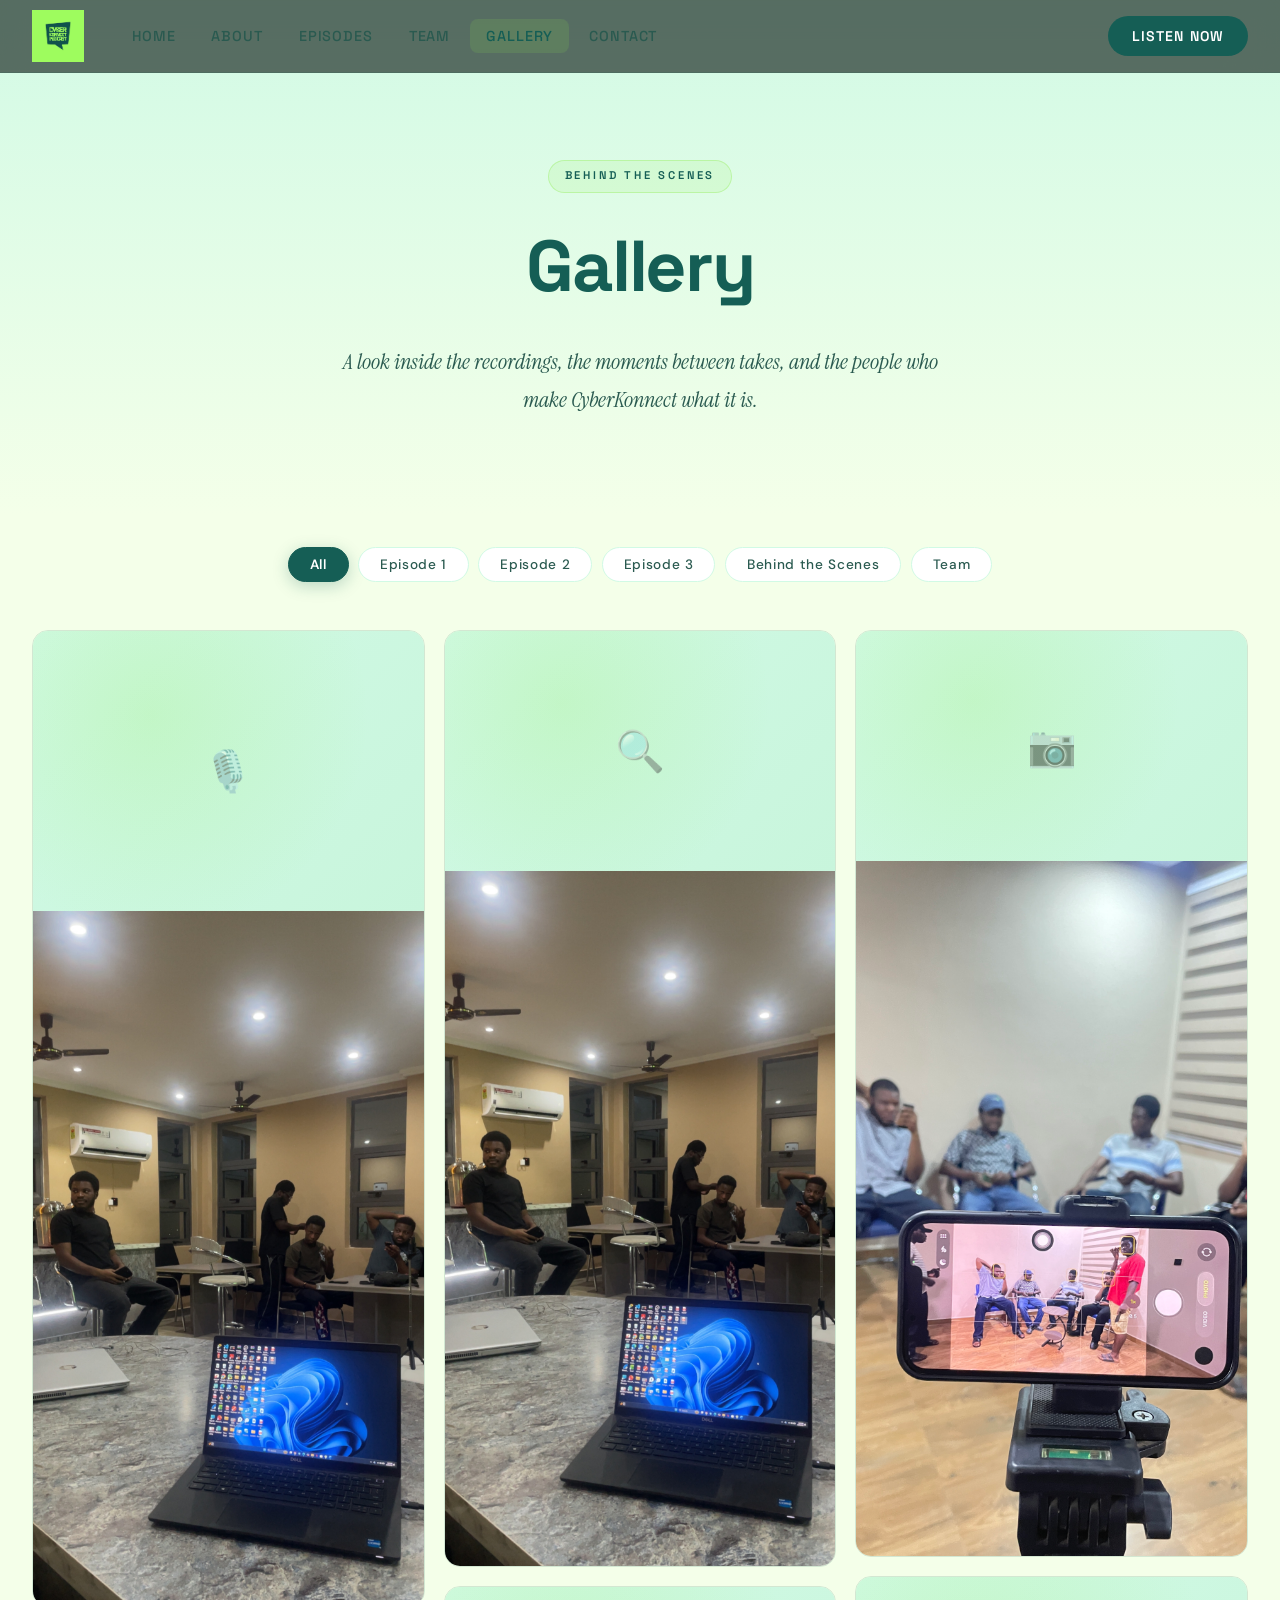
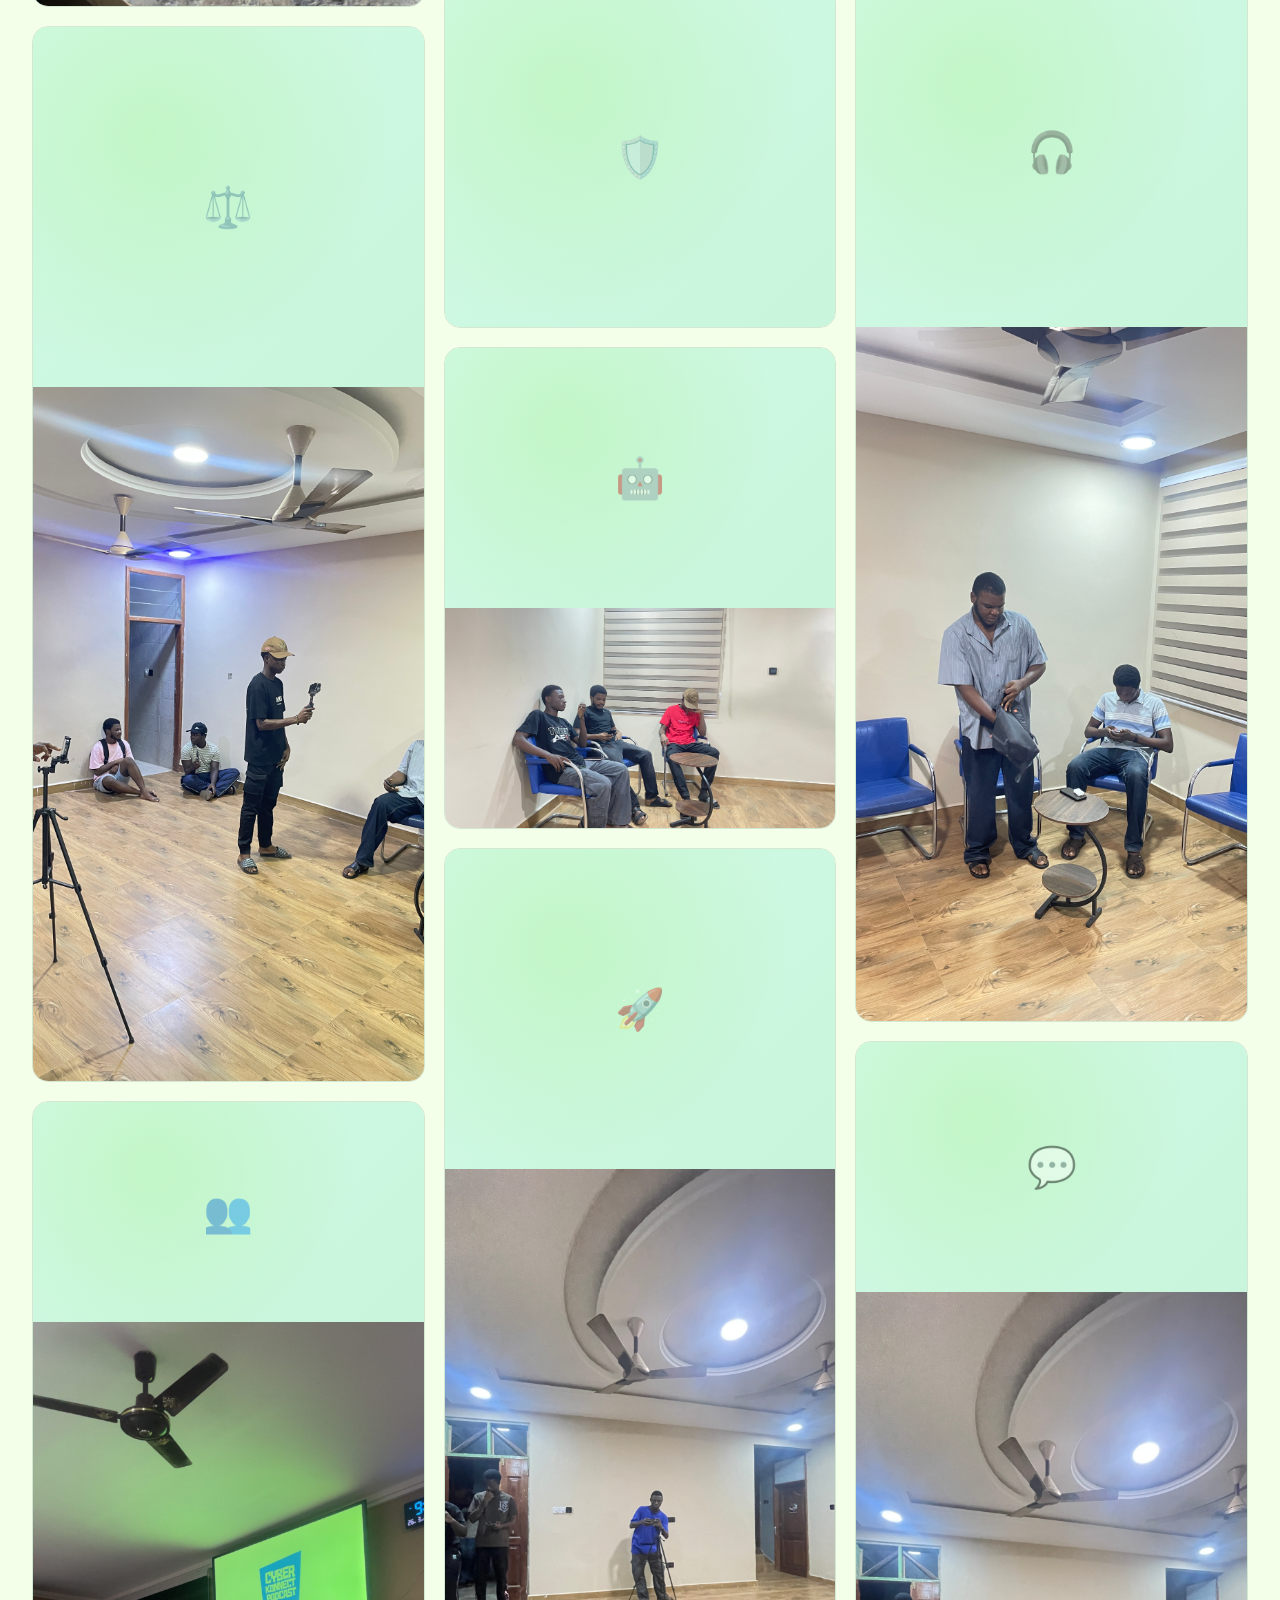
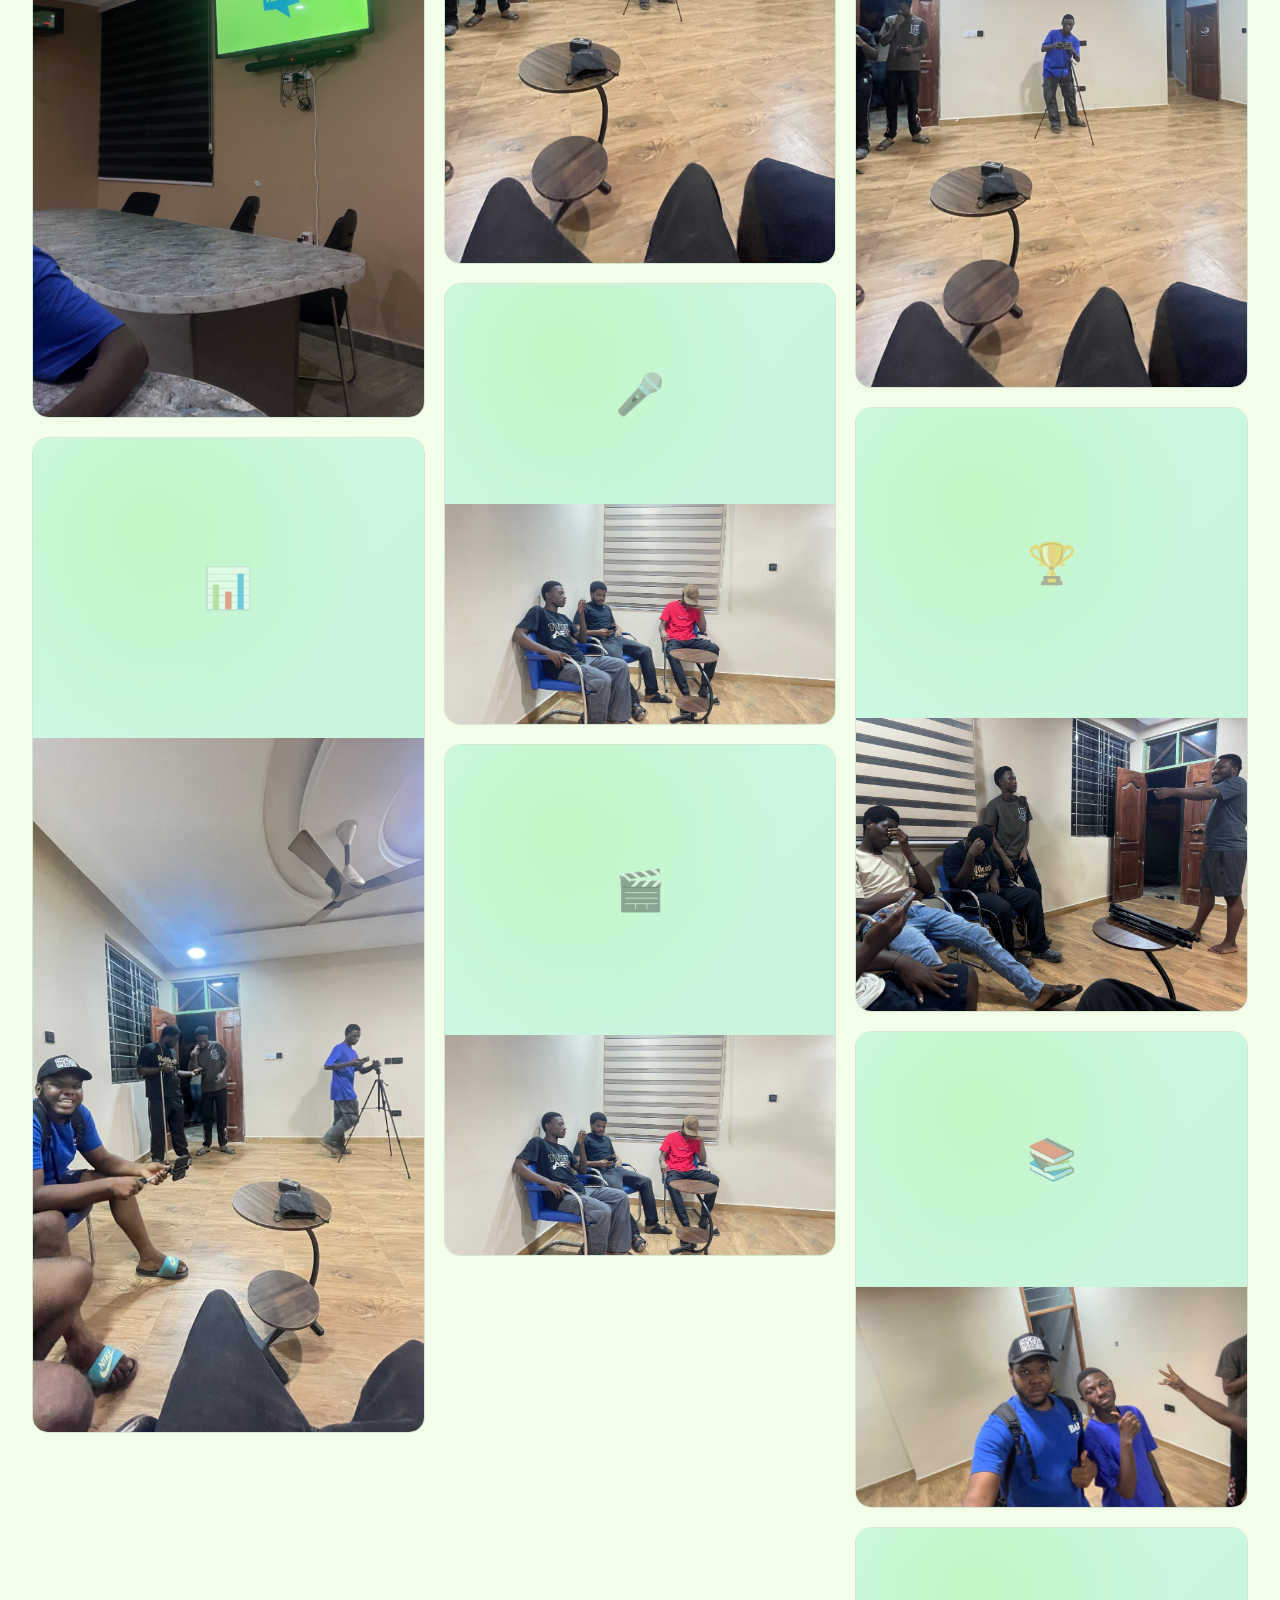
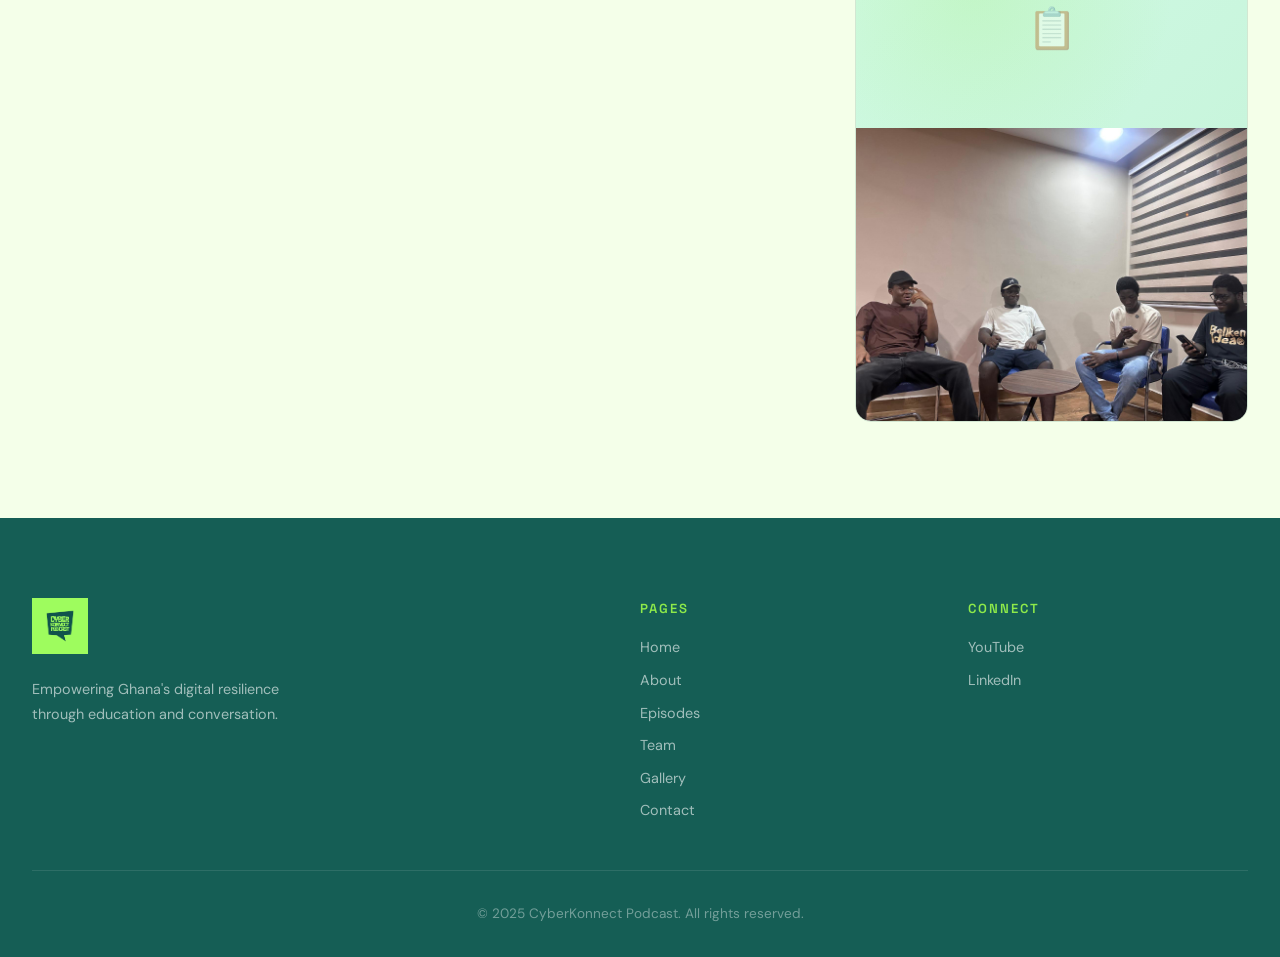
<file: gallery.html>
<!DOCTYPE html>
<html lang="en">
<head>
  <meta charset="UTF-8" />
  <meta name="viewport" content="width=device-width, initial-scale=1.0"/>
  <title>Gallery — CyberKonnect Podcast</title>
  <link rel="stylesheet" href="styles.css"/>
</head>
<body>
  <div class="bg-grid"></div>
  <div class="bg-orbs">
    <div class="orb orb-1"></div>
    <div class="orb orb-2"></div>
    <div class="orb orb-3"></div>
  </div>

  <!-- Nav -->
  <nav class="glass-nav">
    <div class="nav-inner">
      <a href="index.html" class="nav-logo"><img src="logo.webp" alt="CyberKonnect Logo" class="logo-img"/></a>
      <ul class="nav-links">
        <li><a href="index.html" class="nav-link">Home</a></li>
        <li><a href="about.html" class="nav-link">About</a></li>
        <li><a href="episodes.html" class="nav-link">Episodes</a></li>
        <li><a href="team.html" class="nav-link">Team</a></li>
        <li><a href="gallery.html" class="nav-link active">Gallery</a></li>
        <li><a href="contact.html" class="nav-link">Contact</a></li>
      </ul>
      <a href="episodes.html" class="nav-cta">Listen Now</a>
      <button class="hamburger" id="hamburger"><span></span><span></span><span></span></button>
    </div>
  </nav>
  <div class="mobile-menu" id="mobileMenu">
    <a href="index.html" class="mob-link">Home</a>
    <a href="about.html" class="mob-link">About</a>
    <a href="episodes.html" class="mob-link">Episodes</a>
    <a href="team.html" class="mob-link">Team</a>
    <a href="gallery.html" class="mob-link active">Gallery</a>
    <a href="contact.html" class="mob-link">Contact</a>
  </div>

  <!-- Page Hero -->
  <section class="page-hero">
    <span class="section-tag">Behind the Scenes</span>
    <h1>Gallery</h1>
    <p>A look inside the recordings, the moments between takes, and the people who make CyberKonnect what it is.</p>
  </section>

  <!-- Gallery Section -->
  <section class="gallery-section">
    <div class="container">

      <!-- Filter Tabs -->
      <div class="gallery-filters">
        <button class="filter-btn active" data-filter="all">All</button>
        <button class="filter-btn" data-filter="episode-1">Episode 1</button>
        <button class="filter-btn" data-filter="episode-2">Episode 2</button>
        <button class="filter-btn" data-filter="episode-3">Episode 3</button>
        <button class="filter-btn" data-filter="bts">Behind the Scenes</button>
        <button class="filter-btn" data-filter="team">Team</button>
      </div>

      <!-- Masonry Grid -->
      <div class="gallery-grid" id="galleryGrid">

        <!-- ── EPISODE 1 ── -->
        <div class="gallery-item" data-category="episode-1" data-title="Opening Discussion" data-label="Episode 1 · Cybersecurity Act">
          <div class="gallery-placeholder" style="height:280px;">
            <div class="gallery-placeholder-icon">🎙️</div>
          </div>
          <img class="gallery-img" src="images/pic1.JPG" alt="Opening Discussion"/>
          <div class="gallery-overlay">
            <div class="gallery-overlay-zoom">⤢</div>
            <span class="gallery-overlay-label">Episode 1 · Cybersecurity Act</span>
            <div class="gallery-overlay-title">Opening Discussion</div>
          </div>
        </div>

        <div class="gallery-item" data-category="episode-1" data-title="Guest Lawyer Q&A" data-label="Episode 1 · Cybersecurity Act">
          <div class="gallery-placeholder" style="height:360px;">
            <div class="gallery-placeholder-icon">⚖️</div>
          </div>
          <img class="gallery-img" src="images/pic2.JPG" alt="Opening Discussion"/>
          <div class="gallery-overlay">
            <div class="gallery-overlay-zoom">⤢</div>
            <span class="gallery-overlay-label">Episode 1 · Cybersecurity Act</span>
            <div class="gallery-overlay-title">Guest Lawyer Q&A</div>
          </div>
        </div>

        <div class="gallery-item" data-category="episode-1" data-title="Audience Engagement" data-label="Episode 1 · Cybersecurity Act">
          <div class="gallery-placeholder" style="height:220px;">
            <div class="gallery-placeholder-icon">👥</div>
          </div>
          <img class="gallery-img" src="images/pic3.JPG" alt="Opening Discussion"/>
          <div class="gallery-overlay">
            <div class="gallery-overlay-zoom">⤢</div>
            <span class="gallery-overlay-label">Episode 1 · Cybersecurity Act</span>
            <div class="gallery-overlay-title">Audience Engagement</div>
          </div>
        </div>

        <!-- ── EPISODE 2 ── -->
        <div class="gallery-item" data-category="episode-2" data-title="Projector Demo Setup" data-label="Episode 2 · Cyber Attacks">
          <div class="gallery-placeholder" style="height:300px;">
            <div class="gallery-placeholder-icon">📊</div>
          </div>
          <img class="gallery-img" src="images/pic4.JPG" alt="Opening Discussion"/>
          <div class="gallery-overlay">
            <div class="gallery-overlay-zoom">⤢</div>
            <span class="gallery-overlay-label">Episode 2 · Cyber Attacks</span>
            <div class="gallery-overlay-title">Projector Demo Setup</div>
          </div>
        </div>

        <div class="gallery-item" data-category="episode-2" data-title="Case Study Walkthrough" data-label="Episode 2 · Cyber Attacks">
          <div class="gallery-placeholder" style="height:240px;">
            <div class="gallery-placeholder-icon">🔍</div>
          </div>
          <img class="gallery-img" src="images/pic1.JPG" alt="Opening Discussion"/>
          <div class="gallery-overlay">
            <div class="gallery-overlay-zoom">⤢</div>
            <span class="gallery-overlay-label">Episode 2 · Cyber Attacks</span>
            <div class="gallery-overlay-title">Case Study Walkthrough</div>
          </div>
        </div>

        <div class="gallery-item" data-category="episode-2" data-title="Panel Conversation" data-label="Episode 2 · Cyber Attacks">
          <div class="gallery-placeholder" style="height:340px;">
            <div class="gallery-placeholder-icon">🛡️</div>
          </div>
          <div class="gallery-overlay">
            <div class="gallery-overlay-zoom">⤢</div>
            <span class="gallery-overlay-label">Episode 2 · Cyber Attacks</span>
            <div class="gallery-overlay-title">Panel Conversation</div>
          </div>
        </div>

        <!-- ── EPISODE 3 ── -->
        <div class="gallery-item" data-category="episode-3" data-title="AI & Tech Discussion" data-label="Episode 3 · AI & Careers">
          <div class="gallery-placeholder" style="height:260px;">
            <div class="gallery-placeholder-icon">🤖</div>
          </div>
          <img class="gallery-img" src="images/p8.JPG" alt="Opening Discussion"/>
          <div class="gallery-overlay">
            <div class="gallery-overlay-zoom">⤢</div>
            <span class="gallery-overlay-label">Episode 3 · AI & Careers</span>
            <div class="gallery-overlay-title">AI & Tech Discussion</div>
          </div>
        </div>

        <div class="gallery-item" data-category="episode-3" data-title="Career Pathways Segment" data-label="Episode 3 · AI & Careers">
          <div class="gallery-placeholder" style="height:320px;">
            <div class="gallery-placeholder-icon">🚀</div>
          </div>
          <img class="gallery-img" src="images/p5.JPG" alt="Opening Discussion"/>
          <div class="gallery-overlay">
            <div class="gallery-overlay-zoom">⤢</div>
            <span class="gallery-overlay-label">Episode 3 · AI & Careers</span>
            <div class="gallery-overlay-title">Career Pathways Segment</div>
          </div>
        </div>

        <div class="gallery-item" data-category="episode-3" data-title="Closing Remarks" data-label="Episode 3 · AI & Careers">
          <div class="gallery-placeholder" style="height:220px;">
            <div class="gallery-placeholder-icon">🎤</div>
          </div>
          <img class="gallery-img" src="images/p8.JPG" alt="Opening Discussion"/>
          <div class="gallery-overlay">
            <div class="gallery-overlay-zoom">⤢</div>
            <span class="gallery-overlay-label">Episode 3 · AI & Careers</span>
            <div class="gallery-overlay-title">Closing Remarks</div>
          </div>
        </div>

        <!-- ── BEHIND THE SCENES ── -->
        <div class="gallery-item" data-category="bts" data-title="Pre-show Setup" data-label="Behind the Scenes">
          <div class="gallery-placeholder" style="height:290px;">
            <div class="gallery-placeholder-icon">🎬</div>
          </div>
          <img class="gallery-img" src="images/p8.JPG" alt="Opening Discussion"/>
          <div class="gallery-overlay">
            <div class="gallery-overlay-zoom">⤢</div>
            <span class="gallery-overlay-label">Behind the Scenes</span>
            <div class="gallery-overlay-title">Pre-show Setup</div>
          </div>
        </div>

        <div class="gallery-item" data-category="bts" data-title="Camera & Equipment Check" data-label="Behind the Scenes">
          <div class="gallery-placeholder" style="height:230px;">
            <div class="gallery-placeholder-icon">📷</div>
          </div>
          <img class="gallery-img" src="images/p7.JPG" alt="Opening Discussion"/>
          <div class="gallery-overlay">
            <div class="gallery-overlay-zoom">⤢</div>
            <span class="gallery-overlay-label">Behind the Scenes</span>
            <div class="gallery-overlay-title">Camera & Equipment Check</div>
          </div>
        </div>

        <div class="gallery-item" data-category="bts" data-title="Sound Check" data-label="Behind the Scenes">
          <div class="gallery-placeholder" style="height:350px;">
            <div class="gallery-placeholder-icon">🎧</div>
          </div>
          <img class="gallery-img" src="images/p6.JPG" alt="Opening Discussion"/>
          <div class="gallery-overlay">
            <div class="gallery-overlay-zoom">⤢</div>
            <span class="gallery-overlay-label">Behind the Scenes</span>
            <div class="gallery-overlay-title">Sound Check</div>
          </div>
        </div>

        <div class="gallery-item" data-category="bts" data-title="Post-show Debrief" data-label="Behind the Scenes">
          <div class="gallery-placeholder" style="height:250px;">
            <div class="gallery-placeholder-icon">💬</div>
          </div>
          <img class="gallery-img" src="images/p5.JPG" alt="Opening Discussion"/>
          <div class="gallery-overlay">
            <div class="gallery-overlay-zoom">⤢</div>
            <span class="gallery-overlay-label">Behind the Scenes</span>
            <div class="gallery-overlay-title">Post-show Debrief</div>
          </div>
        </div>

        <!-- ── TEAM ── -->
        <div class="gallery-item" data-category="team" data-title="The Full Team" data-label="Team">
          <div class="gallery-placeholder" style="height:310px;">
            <div class="gallery-placeholder-icon">🏆</div>
          </div>
          <img class="gallery-img" src="images/team.jpg" alt="Opening Discussion"/>
          <div class="gallery-overlay">
            <div class="gallery-overlay-zoom">⤢</div>
            <span class="gallery-overlay-label">Team</span>
            <div class="gallery-overlay-title">The Full Team</div>
          </div>
        </div>

        <div class="gallery-item" data-category="team" data-title="Research Session" data-label="Team">
          <div class="gallery-placeholder" style="height:255px;">
            <div class="gallery-placeholder-icon">📚</div>
          </div>
          <img class="gallery-img" src="images/team2.jpg" alt="Opening Discussion"/>
          <div class="gallery-overlay">
            <div class="gallery-overlay-zoom">⤢</div>
            <span class="gallery-overlay-label">Team</span>
            <div class="gallery-overlay-title">Research Session</div>
          </div>
        </div>

        <div class="gallery-item" data-category="team" data-title="Planning Meeting" data-label="Team">
          <div class="gallery-placeholder" style="height:200px;">
            <div class="gallery-placeholder-icon">📋</div>
          </div>
          <img class="gallery-img" src="images/team3.jpg" alt="Opening Discussion"/>
          <div class="gallery-overlay">
            <div class="gallery-overlay-zoom">⤢</div>
            <span class="gallery-overlay-label">Team</span>
            <div class="gallery-overlay-title">Planning Meeting</div>
          </div>
        </div>

      </div><!-- /gallery-grid -->

      

    </div>
  </section>

  <!-- Lightbox -->
  <div class="lightbox" id="lightbox">
    <button class="lightbox-close" id="lbClose">✕</button>
    <button class="lightbox-nav lightbox-prev" id="lbPrev">‹</button>
    <button class="lightbox-nav lightbox-next" id="lbNext">›</button>
    <div class="lightbox-inner">
      <div class="lightbox-img-wrap" id="lbImgWrap"></div>
      <div class="lightbox-caption">
        <span class="gallery-overlay-label" id="lbLabel"></span>
        <div class="gallery-overlay-title" id="lbTitle"></div>
      </div>
      <div class="lightbox-counter" id="lbCounter"></div>
    </div>
  </div>

  <!-- Footer -->
  <footer class="footer">
    <div class="container">
      <div class="footer-inner">
        <div class="footer-brand">
          <img src="logo.webp" alt="Logo" class="footer-logo"/>
          <p>Empowering Ghana's digital resilience through education and conversation.</p>
        </div>
        <div class="footer-links">
          <h4>Pages</h4>
          <a href="index.html">Home</a>
          <a href="about.html">About</a>
          <a href="episodes.html">Episodes</a>
          <a href="team.html">Team</a>
          <a href="gallery.html">Gallery</a>
          <a href="contact.html">Contact</a>
        </div>
        <div class="footer-socials">
          <h4>Connect</h4>

          <a href="https://youtube.com/@cyberkonnectpodcast?si=oqb_R_EMm0Qtkzks">YouTube</a>
          <a href="#">LinkedIn</a>

          
        </div>
      </div>
      <div class="footer-bottom">
        <p>© 2025 CyberKonnect Podcast. All rights reserved.</p>
      </div>
    </div>
  </footer>

  <script src="main.js"></script>
  <script>
    // ── Filter logic ──────────────────────────────────────────
    const filterBtns = document.querySelectorAll('.filter-btn');
    const items = document.querySelectorAll('.gallery-item');

    filterBtns.forEach(btn => {
      btn.addEventListener('click', () => {
        filterBtns.forEach(b => b.classList.remove('active'));
        btn.classList.add('active');
        const filter = btn.dataset.filter;
        items.forEach(item => {
          const match = filter === 'all' || item.dataset.category === filter;
          item.style.display = match ? 'block' : 'none';
          if (match) {
            item.style.animation = 'none';
            item.offsetHeight; // reflow
            item.style.animation = 'fadeInUp 0.4s ease both';
          }
        });
      });
    });

    // ── Lightbox ──────────────────────────────────────────────
    const lightbox  = document.getElementById('lightbox');
    const lbImgWrap = document.getElementById('lbImgWrap');
    const lbLabel   = document.getElementById('lbLabel');
    const lbTitle   = document.getElementById('lbTitle');
    const lbCounter = document.getElementById('lbCounter');

    let currentIndex = 0;
    let visibleItems = [];

    function getVisibleItems() {
      return [...document.querySelectorAll('.gallery-item')]
        .filter(el => el.style.display !== 'none');
    }

    function openLightbox(index) {
      visibleItems = getVisibleItems();
      currentIndex = index;
      renderLightbox();
      lightbox.classList.add('open');
      document.body.style.overflow = 'hidden';
    }

    function renderLightbox() {
      const item = visibleItems[currentIndex];
      // Try to find a real image first, fallback to placeholder clone
      const realImg = item.querySelector('.gallery-img');
      lbImgWrap.innerHTML = '';
      if (realImg) {
        const img = document.createElement('img');
        img.src = realImg.src;
        img.alt = realImg.alt;
        img.style.width = '100%';
        img.style.maxHeight = '70vh';
        img.style.objectFit = 'contain';
        img.style.display = 'block';
        lbImgWrap.appendChild(img);
      } else {
        const ph = item.querySelector('.gallery-placeholder').cloneNode(true);
        ph.style.minHeight = '360px';
        lbImgWrap.appendChild(ph);
      }
      lbLabel.textContent  = item.dataset.label  || '';
      lbTitle.textContent  = item.dataset.title  || '';
      lbCounter.textContent = `${currentIndex + 1} / ${visibleItems.length}`;
    }

    function closeLightbox() {
      lightbox.classList.remove('open');
      document.body.style.overflow = '';
    }

    items.forEach((item, i) => {
      item.addEventListener('click', () => {
        visibleItems = getVisibleItems();
        const visIdx = visibleItems.indexOf(item);
        if (visIdx !== -1) openLightbox(visIdx);
      });
    });

    document.getElementById('lbClose').addEventListener('click', closeLightbox);
    document.getElementById('lbPrev').addEventListener('click', () => {
      currentIndex = (currentIndex - 1 + visibleItems.length) % visibleItems.length;
      renderLightbox();
    });
    document.getElementById('lbNext').addEventListener('click', () => {
      currentIndex = (currentIndex + 1) % visibleItems.length;
      renderLightbox();
    });

    // Close on backdrop click
    lightbox.addEventListener('click', e => { if (e.target === lightbox) closeLightbox(); });

    // Keyboard navigation
    document.addEventListener('keydown', e => {
      if (!lightbox.classList.contains('open')) return;
      if (e.key === 'Escape')      closeLightbox();
      if (e.key === 'ArrowLeft')  { currentIndex = (currentIndex - 1 + visibleItems.length) % visibleItems.length; renderLightbox(); }
      if (e.key === 'ArrowRight') { currentIndex = (currentIndex + 1) % visibleItems.length; renderLightbox(); }
    });
  </script>
</body>
</html>
</file>
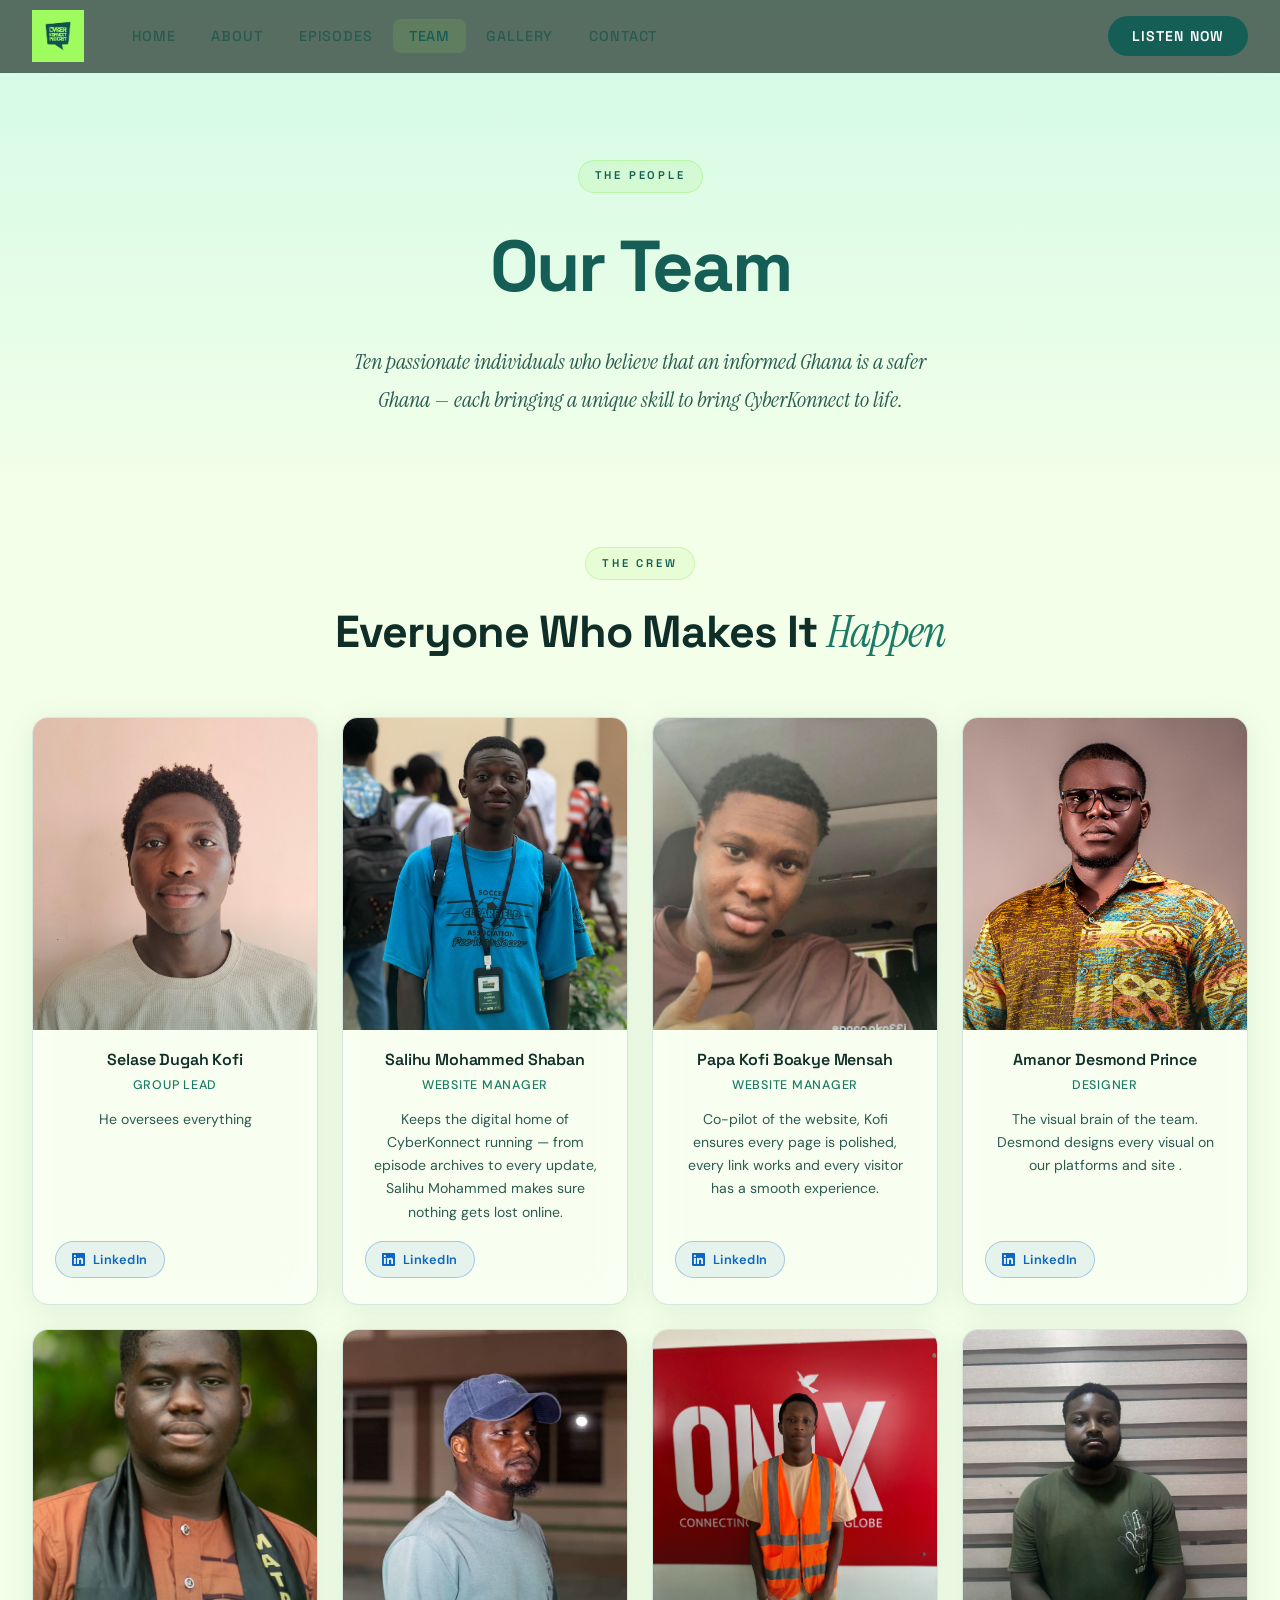
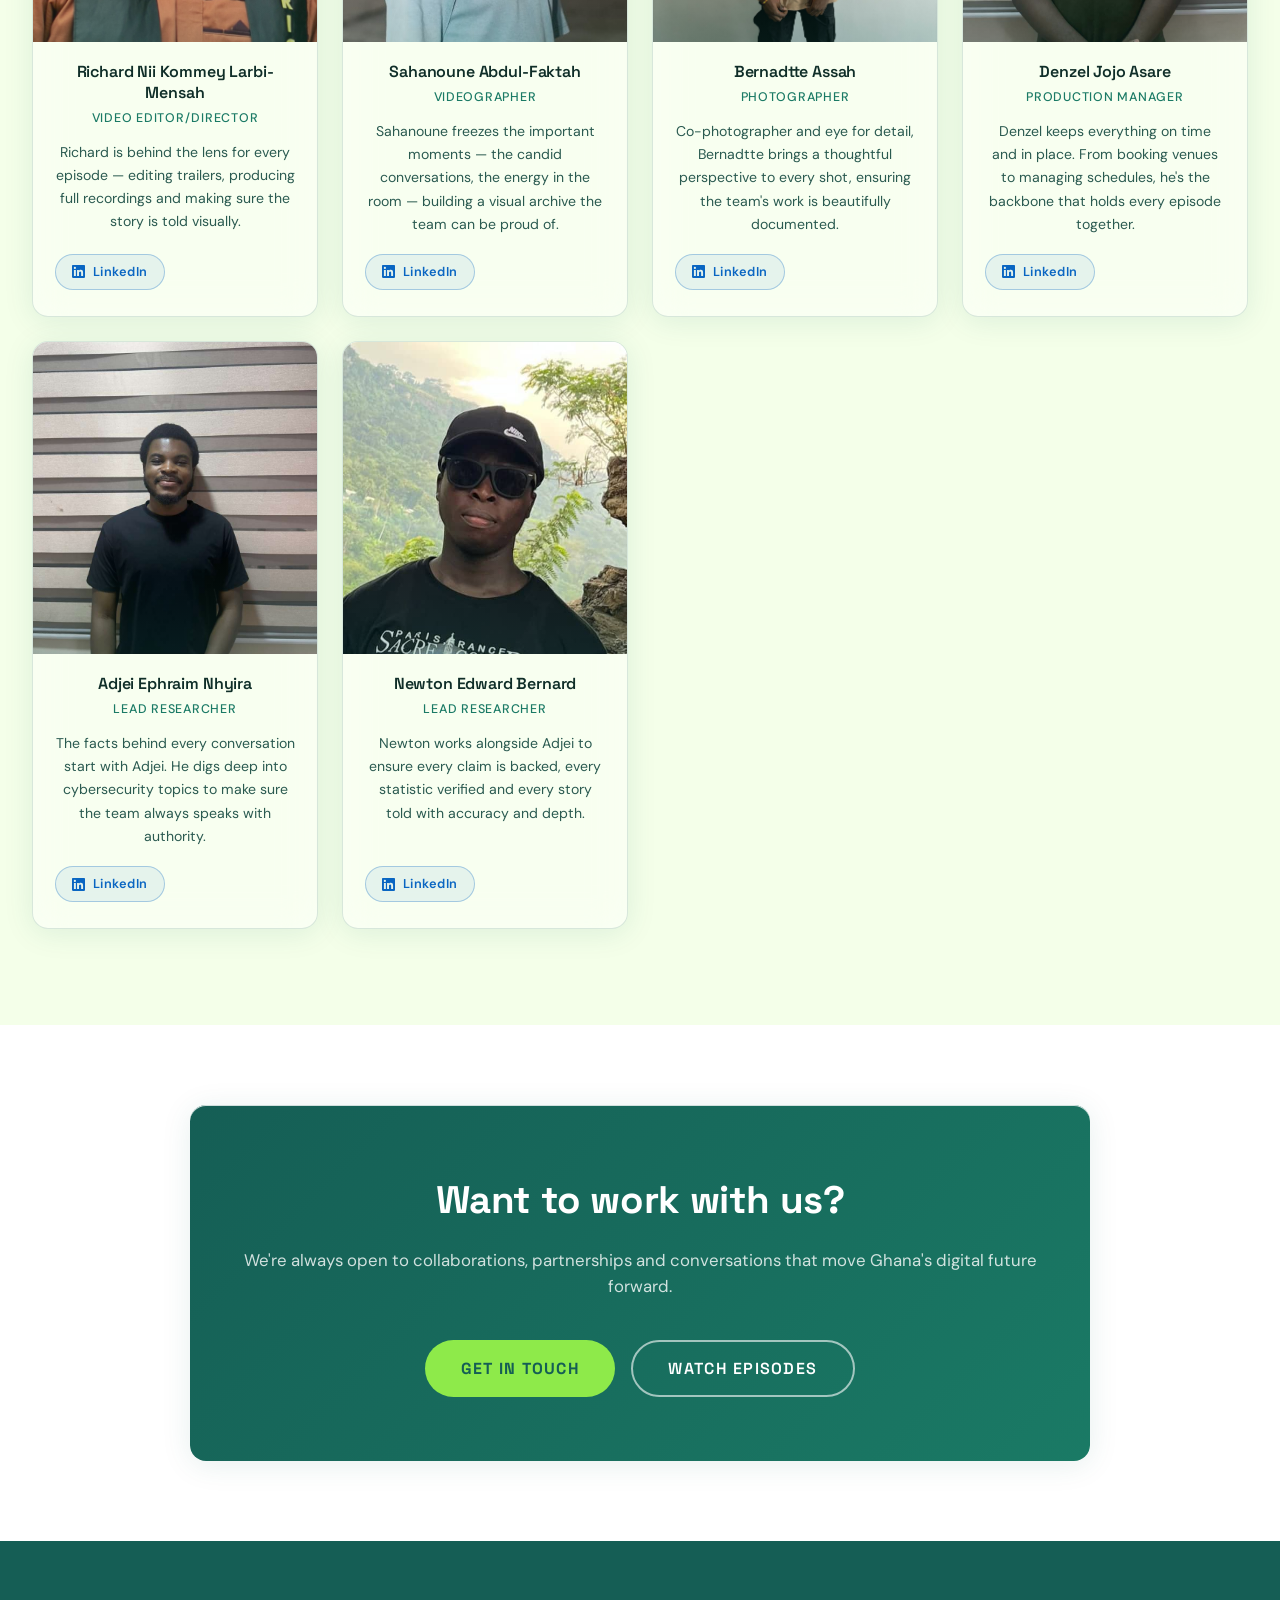
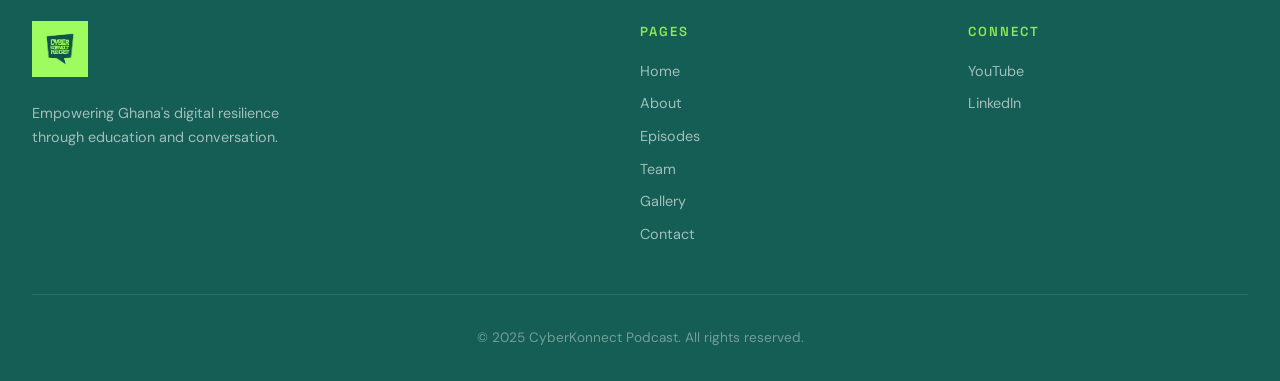
<file: team.html>
<!DOCTYPE html>
<html lang="en">
<head>
  <meta charset="UTF-8" />
  <meta name="viewport" content="width=device-width, initial-scale=1.0"/>
  <title>Team — CyberKonnect Podcast</title>
  <link rel="stylesheet" href="styles.css"/>
</head>
<body>
  <div class="bg-grid"></div>
  <div class="bg-orbs">
    <div class="orb orb-1"></div>
    <div class="orb orb-2"></div>
    <div class="orb orb-3"></div>
  </div>

  <nav class="glass-nav">
    <div class="nav-inner">
      <a href="index.html" class="nav-logo"><img src="logo.webp" alt="CyberKonnect Logo" class="logo-img"/></a>
      <ul class="nav-links">
        <li><a href="index.html" class="nav-link">Home</a></li>
        <li><a href="about.html" class="nav-link">About</a></li>
        <li><a href="episodes.html" class="nav-link">Episodes</a></li>
        <li><a href="team.html" class="nav-link active">Team</a></li>
        <li><a href="gallery.html" class="nav-link">Gallery</a></li>
        <li><a href="contact.html" class="nav-link">Contact</a></li>
      </ul>
      <a href="episodes.html" class="nav-cta">Listen Now</a>
      <button class="hamburger" id="hamburger"><span></span><span></span><span></span></button>
    </div>
  </nav>
  <div class="mobile-menu" id="mobileMenu">
    <a href="index.html" class="mob-link">Home</a>
    <a href="about.html" class="mob-link">About</a>
    <a href="episodes.html" class="mob-link">Episodes</a>
    <a href="team.html" class="mob-link active">Team</a>
    <a href="gallery.html" class="mob-link">Gallery</a>
    <a href="contact.html" class="mob-link">Contact</a>
  </div>

  <!-- LinkedIn icon SVG snippet reused throughout -->
  <!-- ▸ li-icon is inlined per card below for self-contained HTML -->

  <section class="page-hero">
    <span class="section-tag">The People</span>
    <h1>Our Team</h1>
    <p>Ten passionate individuals who believe that an informed Ghana is a safer Ghana — each bringing a unique skill to bring CyberKonnect to life.</p>
  </section>

  <section class="team-section">
    <div class="container">

      

      <!-- FULL TEAM GRID -->
      <div class="section-header">
        <span class="section-tag">The Crew</span>
        <h2 class="section-title">Everyone Who Makes It <span>Happen</span></h2>
      </div>

      <div class="team-grid">


         <!-- Selase  -->
        <div class="team-card glass-card">
          <div class="team-photo-wrap">
            <img src="images/fk.jpg" alt="Selase Dugah Kofi"/> 
            <div class="team-photo-placeholder"><div class="team-initials-big">SD</div></div>
            <div class="team-photo-overlay"></div>
          </div>
          <div class="team-card-body">
            <h3>Selase Dugah Kofi</h3>
            <span class="role">Group Lead</span>
            <p>He oversees  everything</p>
            <a href="https://www.linkedin.com/in/selasi-dugah-336778190?utm_source=share_via&utm_content=profile&utm_medium=member_android" target="_blank" rel="noopener" class="linkedin-btn">
              <svg width="13" height="13" viewBox="0 0 24 24" fill="currentColor"><path d="M20.447 20.452h-3.554v-5.569c0-1.328-.027-3.037-1.852-3.037-1.853 0-2.136 1.445-2.136 2.939v5.667H9.351V9h3.414v1.561h.046c.477-.9 1.637-1.85 3.37-1.85 3.601 0 4.267 2.37 4.267 5.455v6.286zM5.337 7.433a2.062 2.062 0 0 1-2.063-2.065 2.064 2.064 0 1 1 2.063 2.065zm1.782 13.019H3.555V9h3.564v11.452zM22.225 0H1.771C.792 0 0 .774 0 1.729v20.542C0 23.227.792 24 1.771 24h20.451C23.2 24 24 23.227 24 22.271V1.729C24 .774 23.2 0 22.222 0h.003z"/></svg>
              LinkedIn
            </a>
          </div>
        </div>

        <!-- Shaban -->
        <div class="team-card glass-card">
          <div class="team-photo-wrap">
            <img src="images/sha.jpg" alt="Papa Kofi Boakye Mensah"/>
            <div class="team-photo-placeholder"><div class="team-initials-big">SS</div></div>
            <div class="team-photo-overlay"></div>
          </div>
          <div class="team-card-body">
            <h3>Salihu Mohammed Shaban</h3>
            <span class="role">Website Manager</span>
            <p>Keeps the digital home of CyberKonnect running — from episode archives to every update, Salihu Mohammed makes sure nothing gets lost online.</p>
            <a href="https://www.linkedin.com/in/salihu-shaban-373bbb339" target="_blank" rel="noopener" class="linkedin-btn">
              <svg width="13" height="13" viewBox="0 0 24 24" fill="currentColor"><path d="M20.447 20.452h-3.554v-5.569c0-1.328-.027-3.037-1.852-3.037-1.853 0-2.136 1.445-2.136 2.939v5.667H9.351V9h3.414v1.561h.046c.477-.9 1.637-1.85 3.37-1.85 3.601 0 4.267 2.37 4.267 5.455v6.286zM5.337 7.433a2.062 2.062 0 0 1-2.063-2.065 2.064 2.064 0 1 1 2.063 2.065zm1.782 13.019H3.555V9h3.564v11.452zM22.225 0H1.771C.792 0 0 .774 0 1.729v20.542C0 23.227.792 24 1.771 24h20.451C23.2 24 24 23.227 24 22.271V1.729C24 .774 23.2 0 22.222 0h.003z"/></svg>
              LinkedIn
            </a>
          </div>
        </div>

        <!-- Kofi -->
        <div class="team-card glass-card">
          <div class="team-photo-wrap">
            <img src="images/test.jpg" alt="Papa Kofi Boakye Mensah"/> -->
            <div class="team-photo-placeholder"><div class="team-initials-big">Pk</div></div>
            <div class="team-photo-overlay"></div>
          </div>
          <div class="team-card-body">
            <h3>Papa Kofi Boakye Mensah</h3>
            <span class="role">Website Manager</span>
            <p>Co-pilot of the website, Kofi ensures every page is polished, every link works and every visitor has a smooth experience.</p>
            <a href="https://www.linkedin.com/in/papa-kofi-boakye-mensah-b1958b3ba?utm_source=share_via&utm_content=profile&utm_medium=member_android" target="_blank" rel="noopener" class="linkedin-btn">
              <svg width="13" height="13" viewBox="0 0 24 24" fill="currentColor"><path d="M20.447 20.452h-3.554v-5.569c0-1.328-.027-3.037-1.852-3.037-1.853 0-2.136 1.445-2.136 2.939v5.667H9.351V9h3.414v1.561h.046c.477-.9 1.637-1.85 3.37-1.85 3.601 0 4.267 2.37 4.267 5.455v6.286zM5.337 7.433a2.062 2.062 0 0 1-2.063-2.065 2.064 2.064 0 1 1 2.063 2.065zm1.782 13.019H3.555V9h3.564v11.452zM22.225 0H1.771C.792 0 0 .774 0 1.729v20.542C0 23.227.792 24 1.771 24h20.451C23.2 24 24 23.227 24 22.271V1.729C24 .774 23.2 0 22.222 0h.003z"/></svg>
              LinkedIn
            </a>
          </div>
        </div>

        <!-- Desmond -->
        <div class="team-card glass-card">
          <div class="team-photo-wrap">
             <img src="images/amanor.png" alt="Amanor Desmond Prince"/> 
            <div class="team-photo-placeholder"><div class="team-initials-big">AD</div></div>
            <div class="team-photo-overlay"></div>
          </div>
          <div class="team-card-body">
            <h3>Amanor Desmond Prince</h3>
            <span class="role">Designer</span>
            <p>The visual brain of the team. Desmond designs every visual on our platforms and site .</p>
            <a href="https://www.linkedin.com/in/prince-desmond-amanor-237108364?utm_source=share_via&utm_content=profile&utm_medium=member_ios" target="_blank" rel="noopener" class="linkedin-btn">
              <svg width="13" height="13" viewBox="0 0 24 24" fill="currentColor"><path d="M20.447 20.452h-3.554v-5.569c0-1.328-.027-3.037-1.852-3.037-1.853 0-2.136 1.445-2.136 2.939v5.667H9.351V9h3.414v1.561h.046c.477-.9 1.637-1.85 3.37-1.85 3.601 0 4.267 2.37 4.267 5.455v6.286zM5.337 7.433a2.062 2.062 0 0 1-2.063-2.065 2.064 2.064 0 1 1 2.063 2.065zm1.782 13.019H3.555V9h3.564v11.452zM22.225 0H1.771C.792 0 0 .774 0 1.729v20.542C0 23.227.792 24 1.771 24h20.451C23.2 24 24 23.227 24 22.271V1.729C24 .774 23.2 0 22.222 0h.003z"/></svg>
              LinkedIn
            </a>
          </div>
        </div>

        <!-- Richard -->
        <div class="team-card glass-card">
          <div class="team-photo-wrap">
          <img src="images/rlm.JPG" alt="Richard Nii Kommey Larbi-Mensah"/> -->
            <div class="team-photo-placeholder"><div class="team-initials-big">RN</div></div>
            <div class="team-photo-overlay"></div>
          </div>
          <div class="team-card-body">
            <h3>Richard Nii Kommey Larbi-Mensah</h3>
            <span class="role">Video Editor/Director</span>
            <p>Richard is behind the lens for every episode — editing trailers, producing full recordings and making sure the story is told visually.</p>
            <a href="https://www.linkedin.com/in/richard-nii-kommey-larbi-mensah-0b2b352b0?utm_source=share&utm_campaign=share_via&utm_content=profile&utm_medium=ios_app" target="_blank" rel="noopener" class="linkedin-btn">
              <svg width="13" height="13" viewBox="0 0 24 24" fill="currentColor"><path d="M20.447 20.452h-3.554v-5.569c0-1.328-.027-3.037-1.852-3.037-1.853 0-2.136 1.445-2.136 2.939v5.667H9.351V9h3.414v1.561h.046c.477-.9 1.637-1.85 3.37-1.85 3.601 0 4.267 2.37 4.267 5.455v6.286zM5.337 7.433a2.062 2.062 0 0 1-2.063-2.065 2.064 2.064 0 1 1 2.063 2.065zm1.782 13.019H3.555V9h3.564v11.452zM22.225 0H1.771C.792 0 0 .774 0 1.729v20.542C0 23.227.792 24 1.771 24h20.451C23.2 24 24 23.227 24 22.271V1.729C24 .774 23.2 0 22.222 0h.003z"/></svg>
              LinkedIn
            </a>
          </div>
        </div>

        <!-- Sahanoune -->
        <div class="team-card glass-card">
          <div class="team-photo-wrap">
           <img src="images/sahanoune.jpg" alt="Sahanoune Abdul-Faktah"/> -->
            <div class="team-photo-placeholder"><div class="team-initials-big">SA</div></div>
            <div class="team-photo-overlay"></div>
          </div>
          <div class="team-card-body">
            <h3>Sahanoune Abdul-Faktah</h3>
            <span class="role">Videographer</span>
            <p>Sahanoune freezes the important moments — the candid conversations, the energy in the room — building a visual archive the team can be proud of.</p>
            <a href="https://www.linkedin.com/in/abdul-faktah-sahanoune-588824387?utm_source=share_via&utm_content=profile&utm_medium=member_android" target="_blank" rel="noopener" class="linkedin-btn">
              <svg width="13" height="13" viewBox="0 0 24 24" fill="currentColor"><path d="M20.447 20.452h-3.554v-5.569c0-1.328-.027-3.037-1.852-3.037-1.853 0-2.136 1.445-2.136 2.939v5.667H9.351V9h3.414v1.561h.046c.477-.9 1.637-1.85 3.37-1.85 3.601 0 4.267 2.37 4.267 5.455v6.286zM5.337 7.433a2.062 2.062 0 0 1-2.063-2.065 2.064 2.064 0 1 1 2.063 2.065zm1.782 13.019H3.555V9h3.564v11.452zM22.225 0H1.771C.792 0 0 .774 0 1.729v20.542C0 23.227.792 24 1.771 24h20.451C23.2 24 24 23.227 24 22.271V1.729C24 .774 23.2 0 22.222 0h.003z"/></svg>
              LinkedIn
            </a>
          </div>
        </div>

        <!-- Bernadtte -->
        <div class="team-card glass-card">
          <div class="team-photo-wrap">
             <img src="images/ben.jpg" alt="Bernadtte Assah"/> -->
            <div class="team-photo-placeholder"><div class="team-initials-big">BA</div></div>
            <div class="team-photo-overlay"></div>
          </div>
          <div class="team-card-body">
            <h3>Bernadtte Assah</h3>
            <span class="role">Photographer</span>
            <p>Co-photographer and eye for detail, Bernadtte brings a thoughtful perspective to every shot, ensuring the team's work is beautifully documented.</p>
            <a href="https://www.linkedin.com/in/bernadette-asaah-9641933bb?utm_source=share_via&utm_content=profile&utm_medium=member_android" target="_blank" rel="noopener" class="linkedin-btn">
              <svg width="13" height="13" viewBox="0 0 24 24" fill="currentColor"><path d="M20.447 20.452h-3.554v-5.569c0-1.328-.027-3.037-1.852-3.037-1.853 0-2.136 1.445-2.136 2.939v5.667H9.351V9h3.414v1.561h.046c.477-.9 1.637-1.85 3.37-1.85 3.601 0 4.267 2.37 4.267 5.455v6.286zM5.337 7.433a2.062 2.062 0 0 1-2.063-2.065 2.064 2.064 0 1 1 2.063 2.065zm1.782 13.019H3.555V9h3.564v11.452zM22.225 0H1.771C.792 0 0 .774 0 1.729v20.542C0 23.227.792 24 1.771 24h20.451C23.2 24 24 23.227 24 22.271V1.729C24 .774 23.2 0 22.222 0h.003z"/></svg>
              LinkedIn
            </a>
          </div>
        </div>

        <!-- Denzel -->
        <div class="team-card glass-card">
          <div class="team-photo-wrap">
             <img src="images/denzel.jpg" alt="Denzel Jojo Asare"/> -->
            <div class="team-photo-placeholder"><div class="team-initials-big">DJ</div></div>
            <div class="team-photo-overlay"></div>
          </div>
          <div class="team-card-body">
            <h3>Denzel Jojo Asare</h3>
            <span class="role">Production Manager</span>
            <p>Denzel keeps everything on time and in place. From booking venues to managing schedules, he's the backbone that holds every episode together.</p>
            <a href="https://www.linkedin.com/in/denzel-asare-689b853a8?utm_source=share_via&utm_content=profile&utm_medium=member_android" target="_blank" rel="noopener" class="linkedin-btn">
              <svg width="13" height="13" viewBox="0 0 24 24" fill="currentColor"><path d="M20.447 20.452h-3.554v-5.569c0-1.328-.027-3.037-1.852-3.037-1.853 0-2.136 1.445-2.136 2.939v5.667H9.351V9h3.414v1.561h.046c.477-.9 1.637-1.85 3.37-1.85 3.601 0 4.267 2.37 4.267 5.455v6.286zM5.337 7.433a2.062 2.062 0 0 1-2.063-2.065 2.064 2.064 0 1 1 2.063 2.065zm1.782 13.019H3.555V9h3.564v11.452zM22.225 0H1.771C.792 0 0 .774 0 1.729v20.542C0 23.227.792 24 1.771 24h20.451C23.2 24 24 23.227 24 22.271V1.729C24 .774 23.2 0 22.222 0h.003z"/></svg>
              LinkedIn
            </a>
          </div>
        </div>

        <!-- Adjei -->
        <div class="team-card glass-card">
          <div class="team-photo-wrap">
             <img src="images/pmf.jpg" alt="Adjei Ephraim Nhyira"/> -->
            <div class="team-photo-placeholder"><div class="team-initials-big">AE</div></div>
            <div class="team-photo-overlay"></div>
          </div>
          <div class="team-card-body">
            <h3>Adjei Ephraim Nhyira</h3>
            <span class="role">Lead Researcher</span>
            <p>The facts behind every conversation start with Adjei. He digs deep into cybersecurity topics to make sure the team always speaks with authority.</p>
            <a href="https://www.linkedin.com/in/ephraim-adjei-9977642b5?utm_source=share&utm_campaign=share_via&utm_content=profile&utm_medium=android_app" target="_blank" rel="noopener" class="linkedin-btn">
              <svg width="13" height="13" viewBox="0 0 24 24" fill="currentColor"><path d="M20.447 20.452h-3.554v-5.569c0-1.328-.027-3.037-1.852-3.037-1.853 0-2.136 1.445-2.136 2.939v5.667H9.351V9h3.414v1.561h.046c.477-.9 1.637-1.85 3.37-1.85 3.601 0 4.267 2.37 4.267 5.455v6.286zM5.337 7.433a2.062 2.062 0 0 1-2.063-2.065 2.064 2.064 0 1 1 2.063 2.065zm1.782 13.019H3.555V9h3.564v11.452zM22.225 0H1.771C.792 0 0 .774 0 1.729v20.542C0 23.227.792 24 1.771 24h20.451C23.2 24 24 23.227 24 22.271V1.729C24 .774 23.2 0 22.222 0h.003z"/></svg>
              LinkedIn
            </a>
          </div>
        </div>

        <!-- Newton -->
        <div class="team-card glass-card">
          <div class="team-photo-wrap">
             <img src="images/test1.jpg" alt="Newton Edward Bernard"/> -->
            <div class="team-photo-placeholder"><div class="team-initials-big">NE</div></div>
            <div class="team-photo-overlay"></div>
          </div>
          <div class="team-card-body">
            <h3>Newton Edward Bernard</h3>
            <span class="role">Lead Researcher</span>
            <p>Newton works alongside Adjei to ensure every claim is backed, every statistic verified and every story told with accuracy and depth.</p>
            <a href="https://www.linkedin.com/in/edward-newton-3b166529b?utm_source=share_via&utm_content=profile&utm_medium=member_android" target="_blank" rel="noopener" class="linkedin-btn">
              <svg width="13" height="13" viewBox="0 0 24 24" fill="currentColor"><path d="M20.447 20.452h-3.554v-5.569c0-1.328-.027-3.037-1.852-3.037-1.853 0-2.136 1.445-2.136 2.939v5.667H9.351V9h3.414v1.561h.046c.477-.9 1.637-1.85 3.37-1.85 3.601 0 4.267 2.37 4.267 5.455v6.286zM5.337 7.433a2.062 2.062 0 0 1-2.063-2.065 2.064 2.064 0 1 1 2.063 2.065zm1.782 13.019H3.555V9h3.564v11.452zM22.225 0H1.771C.792 0 0 .774 0 1.729v20.542C0 23.227.792 24 1.771 24h20.451C23.2 24 24 23.227 24 22.271V1.729C24 .774 23.2 0 22.222 0h.003z"/></svg>
              LinkedIn
            </a>
          </div>
        </div>

      </div><!-- /team-grid -->

      

    </div>
  </section>

  <section class="cta-banner">
    <div class="cta-glass glass-card">
      <h2>Want to work with us?</h2>
      <p>We're always open to collaborations, partnerships and conversations that move Ghana's digital future forward.</p>
      <div class="cta-btns">
        <a href="contact.html" class="btn-primary">Get In Touch</a>
        <a href="episodes.html" class="btn-ghost">Watch Episodes</a>
      </div>
    </div>
  </section>

  <footer class="footer">
    <div class="container">
      <div class="footer-inner">
        <div class="footer-brand">
          <img src="logo.webp" alt="Logo" class="footer-logo"/>
          <p>Empowering Ghana's digital resilience through education and conversation.</p>
        </div>
        <div class="footer-links">
          <h4>Pages</h4>
          <a href="index.html">Home</a>
          <a href="about.html">About</a>
          <a href="episodes.html">Episodes</a>
          <a href="team.html">Team</a>
          <a href="gallery.html">Gallery</a>
          <a href="contact.html">Contact</a>
        </div>
        <div class="footer-socials">
          <h4>Connect</h4>

          <a href="https://youtube.com/@cyberkonnectpodcast?si=oqb_R_EMm0Qtkzks">YouTube</a>
          <a href="#">LinkedIn</a>
        </div>
      </div>
      <div class="footer-bottom">
        <p>© 2025 CyberKonnect Podcast. All rights reserved.</p>
      </div>
    </div>
  </footer>

  <script src="main.js"></script>
</body>
</html>
</file>
<file: styles.css>
/* ============================================================
   CYBERKONNECT PODCAST — Light Theme Stylesheet
   Palette (from 2.html reference):
     Page bg:    #f4ffe9  (soft mint)
     Teal dark:  #155E55  (deep brand green)
     Teal mid:   #1A7A65
     Lime:       #8EEA4A  (bright accent)
     Lime dim:   #6DC435
     White:      #ffffff
   Fonts: Space Grotesk (display) · Instrument Serif (editorial) · DM Sans (body)
   ============================================================ */

@import url('https://fonts.googleapis.com/css2?family=DM+Sans:ital,opsz,wght@0,9..40,300;0,9..40,400;0,9..40,500;0,9..40,600;1,9..40,300;1,9..40,400&family=Instrument+Serif:ital@0;1&family=Space+Grotesk:wght@300;400;500;600;700&display=swap');

:root {
  /* ── Brand colours ── */
  --lime:          #8EEA4A;
  --lime-dim:      #6DC435;
  --lime-dark:     #4A9E20;
  --lime-glow:     rgba(142,234,74,0.30);
  --lime-subtle:   rgba(142,234,74,0.12);
  --lime-border:   rgba(142,234,74,0.35);

  --teal-dark:     #155E55;
  --teal-mid:      #1A7A65;
  --teal-light:    #2A9E6E;
  --teal-pale:     #d1fae5;

  /* ── Light backgrounds ── */
  --bg-page:       #f4ffe9;
  --bg-white:      #ffffff;
  --bg-card:       rgba(255,255,255,0.75);
  --bg-section:    #edffd8;

  /* ── Glass (light) ── */
  --glass-bg:      rgba(255,255,255,0.55);
  --glass-border:  rgba(21,94,85,0.15);
  --glass-shadow:  0 4px 30px rgba(21,94,85,0.10);

  /* ── Text ── */
  --text-primary:   #0f2e28;
  --text-secondary: #2a5a50;
  --text-muted:     #6aada0;

  /* ── Typography ── */
  --font-display:  'Space Grotesk', sans-serif;
  --font-serif:    'Instrument Serif', serif;
  --font-body:     'DM Sans', sans-serif;
  --font-heading:  'Space Grotesk', sans-serif;

  --radius:    16px;
  --radius-sm: 8px;
  --transition: all 0.3s cubic-bezier(0.4, 0, 0.2, 1);
}

/* ── Reset ── */
*, *::before, *::after { box-sizing: border-box; margin: 0; padding: 0; }
html { scroll-behavior: smooth; }
body {
  background: var(--bg-page);
  color: var(--text-primary);
  font-family: var(--font-body);
  font-size: 16px;
  line-height: 1.6;
  overflow-x: hidden;
}
a { text-decoration: none; color: inherit; }
img { max-width: 100%; }
ul { list-style: none; }

/* ── Animated grid (light, very subtle) ── */
.bg-grid {
  position: fixed; inset: 0; z-index: 0; pointer-events: none;
  background-image:
    linear-gradient(rgba(21,94,85,0.04) 1px, transparent 1px),
    linear-gradient(90deg, rgba(21,94,85,0.04) 1px, transparent 1px);
  background-size: 60px 60px;
  animation: gridDrift 20s linear infinite;
}
@keyframes gridDrift {
  from { background-position: 0 0; }
  to   { background-position: 60px 60px; }
}

/* ── Orbs (light pastel) ── */
.bg-orbs { position: fixed; inset: 0; z-index: 0; pointer-events: none; }
.orb {
  position: absolute; border-radius: 50%; filter: blur(110px); opacity: 0.22;
  animation: float 14s ease-in-out infinite;
}
.orb-1 { width: 600px; height: 600px; background: #8EEA4A; top: -200px; left: -150px; animation-delay: 0s; }
.orb-2 { width: 500px; height: 500px; background: #1A7A65; bottom: -100px; right: -100px; animation-delay: -4s; }
.orb-3 { width: 350px; height: 350px; background: #d1fae5; top: 40%; left: 50%; animation-delay: -8s; }
@keyframes float {
  0%,100% { transform: translate(0,0); }
  33%      { transform: translate(28px,-36px); }
  66%      { transform: translate(-18px,18px); }
}

/* ── Glassmorphism card (light) ── */
.glass-card {
  background: var(--glass-bg);
  border: 1px solid var(--glass-border);
  backdrop-filter: blur(18px) saturate(160%);
  -webkit-backdrop-filter: blur(18px) saturate(160%);
  box-shadow: var(--glass-shadow), inset 0 1px 0 rgba(255,255,255,0.8);
  border-radius: var(--radius);
  transition: var(--transition);
}
.glass-card:hover {
  border-color: rgba(142,234,74,0.5);
  box-shadow: var(--glass-shadow), 0 0 28px var(--lime-glow), inset 0 1px 0 rgba(255,255,255,0.9);
  transform: translateY(-4px);
}

/* ── Nav ── */
.glass-nav {
  position: fixed; top: 0; left: 0; right: 0; z-index: 100;
  background: rgba(255,255,255,0.75);
  border-bottom: 1px solid var(--glass-border);
  backdrop-filter: blur(24px);
  -webkit-backdrop-filter: blur(24px);
}
.nav-inner {
  max-width: 1280px; margin: 0 auto; padding: 0 2rem;
  height: 72px; display: flex; align-items: center; gap: 2rem;
}
.nav-logo { display: flex; align-items: center; }
.logo-img { height: 52px; width: auto; object-fit: contain; }
.nav-links { display: flex; gap: 0.25rem; flex: 1; }
.nav-link {
  font-family: var(--font-heading); font-size: 0.9rem; font-weight: 500;
  letter-spacing: 0.06em; text-transform: uppercase;
  padding: 0.5rem 1rem; border-radius: var(--radius-sm);
  color: var(--text-secondary); transition: var(--transition);
}
.nav-link:hover, .nav-link.active {
  color: var(--teal-dark); background: var(--lime-subtle);
}
.nav-cta {
  font-family: var(--font-heading); font-size: 0.88rem; font-weight: 600;
  letter-spacing: 0.08em; text-transform: uppercase;
  padding: 0.55rem 1.5rem; border-radius: 999px;
  background: var(--teal-dark); color: #fff;
  transition: var(--transition);
}
.nav-cta:hover {
  background: var(--teal-mid);
  box-shadow: 0 4px 18px rgba(21,94,85,0.3);
}

/* Hamburger */
.hamburger {
  display: none; background: none; border: none; cursor: pointer;
  flex-direction: column; gap: 5px; padding: 6px; margin-left: auto;
}
.hamburger span {
  display: block; width: 24px; height: 2px;
  background: var(--teal-dark); border-radius: 2px; transition: var(--transition);
}
.mobile-menu {
  display: none; position: fixed; top: 72px; left: 0; right: 0; z-index: 99;
  background: rgba(255,255,255,0.97); backdrop-filter: blur(20px);
  border-bottom: 1px solid var(--glass-border);
  flex-direction: column; padding: 1rem 2rem 1.5rem;
}
.mobile-menu.open { display: flex; }
.mob-link {
  font-family: var(--font-heading); font-size: 1.05rem; font-weight: 500;
  letter-spacing: 0.06em; text-transform: uppercase;
  padding: 0.75rem 0; color: var(--text-secondary);
  border-bottom: 1px solid var(--teal-pale); transition: var(--transition);
}
.mob-link:last-child { border-bottom: none; }
.mob-link:hover, .mob-link.active { color: var(--teal-dark); }

/* ── Buttons ── */
.btn-primary {
  display: inline-flex; align-items: center; gap: 0.5rem;
  font-family: var(--font-heading); font-size: 1rem; font-weight: 700;
  letter-spacing: 0.08em; text-transform: uppercase;
  padding: 0.85rem 2.2rem; border-radius: 999px;
  background: var(--teal-dark); color: #fff;
  transition: var(--transition); border: none; cursor: pointer;
}
.btn-primary:hover {
  background: var(--teal-mid);
  box-shadow: 0 6px 24px rgba(21,94,85,0.35);
  transform: translateY(-2px);
}
.btn-ghost {
  display: inline-flex; align-items: center; gap: 0.5rem;
  font-family: var(--font-heading); font-size: 1rem; font-weight: 600;
  letter-spacing: 0.08em; text-transform: uppercase;
  padding: 0.85rem 2.2rem; border-radius: 999px;
  background: transparent; color: var(--teal-dark);
  border: 2px solid var(--teal-dark); transition: var(--transition);
}
.btn-ghost:hover {
  background: var(--teal-dark); color: #fff;
  transform: translateY(-2px);
  box-shadow: 0 6px 24px rgba(21,94,85,0.25);
}

/* hero-specific white ghost button */
.btn-ghost-white {
  display: inline-flex; align-items: center; gap: 0.5rem;
  font-family: var(--font-heading); font-size: 1rem; font-weight: 600;
  letter-spacing: 0.08em; text-transform: uppercase;
  padding: 0.85rem 2.2rem; border-radius: 999px;
  background: transparent; color: #fff;
  border: 2px solid rgba(255,255,255,0.7); transition: var(--transition);
}
.btn-ghost-white:hover {
  background: rgba(255,255,255,0.15); border-color: #fff;
  transform: translateY(-2px);
}

/* ── Container ── */
.container { max-width: 1280px; margin: 0 auto; padding: 0 2rem; position: relative; z-index: 1; }

/* ── Section Header ── */
.section-header { text-align: center; margin-bottom: 3rem; }
.section-tag {
  font-family: var(--font-display); font-size: 0.7rem; font-weight: 600;
  letter-spacing: 0.25em; text-transform: uppercase;
  color: var(--teal-dark); background: var(--lime-subtle);
  padding: 0.4rem 1rem; border-radius: 999px;
  border: 1px solid var(--lime-border); display: inline-block; margin-bottom: 1rem;
}
.section-title {
  font-family: var(--font-display); font-size: clamp(1.8rem, 4vw, 2.8rem);
  font-weight: 700; color: var(--text-primary); letter-spacing: -0.02em;
}
.section-title span {
  color: var(--teal-mid); font-family: var(--font-serif); font-style: italic; font-weight: 400;
}

/* ================================================================
   HERO — full-bleed background image, content pushed LEFT
   ================================================================ */
.hero {
  position: relative; z-index: 1;
  min-height: 100vh;
  display: flex; align-items: center;
  padding: 0; /* no extra padding — handled by hero-container */
  overflow: hidden;
}

/* Background image layer */
.hero-bg {
  position: absolute; inset: 0; z-index: 0;
  background-image: url('hero.webp');
  background-size: cover;
  background-position: center center;
  background-repeat: no-repeat;
}
/* Dark-to-transparent overlay so left text stays readable */
.hero-bg::after {
  content: '';
  position: absolute; inset: 0;
  background: linear-gradient(
    105deg,
    rgba(21,94,85,0.82) 0%,
    rgba(21,94,85,0.65) 40%,
    rgba(21,94,85,0.10) 75%,
    transparent 100%
  );
}

/* Content container: max-width, left-aligned */
.hero-container {
  position: relative; z-index: 1;
  width: 100%; max-width: 1280px;
  margin: 0 auto;
  padding: 140px 2rem 6rem;
  display: flex; flex-direction: column;
  align-items: flex-start; /* ← pushed LEFT */
}

/* Badge */
.hero-badge {
  display: inline-flex; align-items: center; gap: 0.6rem;
  font-family: var(--font-heading); font-size: 0.8rem; font-weight: 500;
  letter-spacing: 0.14em; text-transform: uppercase;
  color: #fff; background: rgba(255,255,255,0.15);
  border: 1px solid rgba(255,255,255,0.35); padding: 0.45rem 1.1rem;
  border-radius: 999px; margin-bottom: 2rem;
  backdrop-filter: blur(8px);
  animation: fadeInUp 0.6s ease both;
}
.pulse-dot {
  width: 8px; height: 8px; border-radius: 50%;
  background: var(--lime); box-shadow: 0 0 10px var(--lime);
  animation: pulse 2s ease-in-out infinite;
}
@keyframes pulse { 0%,100%{opacity:1;transform:scale(1)} 50%{opacity:0.5;transform:scale(1.5)} }

/* Hero title */
.hero-title {
  display: flex; flex-direction: column;
  line-height: 0.9; margin-bottom: 1.75rem; text-align: left;
}
.hero-title .line-1 {
  font-family: var(--font-display); font-weight: 700;
  font-size: clamp(3.5rem, 10vw, 8rem);
  color: #fff; letter-spacing: -0.03em;
  text-shadow: 0 2px 20px rgba(0,0,0,0.25);
  animation: fadeInUp 0.7s 0.1s ease both;
}
.hero-title .line-2 {
  font-family: var(--font-serif); font-style: italic; font-weight: 400;
  font-size: clamp(2.5rem, 7.5vw, 6rem);
  color: var(--lime); letter-spacing: 0.01em;
  text-shadow: 0 0 40px rgba(142,234,74,0.5);
  animation: fadeInUp 0.7s 0.2s ease both;
}
.hero-title .line-3 {
  font-family: var(--font-display); font-weight: 300;
  font-size: clamp(1.5rem, 4.5vw, 3.8rem);
  color: rgba(255,255,255,0.75); letter-spacing: 0.2em; text-transform: uppercase;
  animation: fadeInUp 0.7s 0.3s ease both;
}

.hero-sub {
  font-family: var(--font-body); font-size: clamp(1rem, 1.8vw, 1.2rem);
  font-weight: 300; line-height: 1.8;
  color: rgba(255,255,255,0.85);
  max-width: 520px; margin-bottom: 2.5rem; text-align: left;
  animation: fadeInUp 0.7s 0.4s ease both;
}
.hero-actions {
  display: flex; gap: 1rem; flex-wrap: wrap; justify-content: flex-start;
  margin-bottom: 4rem;
  animation: fadeInUp 0.7s 0.5s ease both;
}
.hero-stats {
  display: flex; gap: 1.25rem; flex-wrap: wrap; justify-content: flex-start;
  animation: fadeInUp 0.7s 0.6s ease both;
}
.stat-card {
  padding: 1.25rem 1.75rem; text-align: left;
  background: rgba(255,255,255,0.12);
  border: 1px solid rgba(255,255,255,0.25);
  backdrop-filter: blur(12px);
}
.stat-num {
  display: block; font-family: var(--font-display); font-size: 2.4rem;
  font-weight: 700; color: var(--lime); line-height: 1; letter-spacing: -0.02em;
}
.stat-label {
  display: block; font-family: var(--font-heading); font-size: 0.75rem;
  font-weight: 500; letter-spacing: 0.12em; text-transform: uppercase;
  color: rgba(255,255,255,0.7); margin-top: 0.3rem;
}

@keyframes fadeInUp {
  from { opacity: 0; transform: translateY(28px); }
  to   { opacity: 1; transform: translateY(0); }
}

/* ── Features Strip ── */
.features-strip { position: relative; z-index: 1; padding: 5rem 0; background: var(--bg-white); }
.features-grid { display: grid; grid-template-columns: repeat(auto-fit, minmax(240px, 1fr)); gap: 1.5rem; }
.feature-card { padding: 2rem; background: var(--glass-bg); }
.feat-icon { font-size: 2.4rem; margin-bottom: 1rem; }
.feature-card h3 {
  font-family: var(--font-display); font-size: 1.15rem; font-weight: 600;
  color: var(--teal-dark); margin-bottom: 0.75rem; letter-spacing: -0.01em;
}
.feature-card p { color: var(--text-secondary); font-size: 0.95rem; line-height: 1.75; }

/* ── Latest Episodes ── */
.latest-section { position: relative; z-index: 1; padding: 5rem 0; background: var(--bg-page); }
.episodes-preview { display: grid; grid-template-columns: repeat(auto-fit, minmax(300px, 1fr)); gap: 1.5rem; }
.ep-card { padding: 2rem; display: flex; flex-direction: column; gap: 1rem; }
.ep-card.featured { border-color: rgba(142,234,74,0.5); }
.ep-num {
  font-family: var(--font-display); font-size: 0.72rem; font-weight: 700;
  letter-spacing: 0.2em; color: var(--teal-dark); background: var(--lime-subtle);
  display: inline-block; padding: 0.3rem 0.8rem; border-radius: 999px;
  border: 1px solid var(--lime-border); width: fit-content;
}
.ep-card h3 {
  font-family: var(--font-display); font-size: 1.2rem; font-weight: 700;
  color: var(--text-primary); letter-spacing: -0.01em;
}
.ep-card p { color: var(--text-secondary); font-size: 0.95rem; line-height: 1.75; flex: 1; }
.ep-meta { display: flex; gap: 1rem; flex-wrap: wrap; font-size: 0.8rem; color: var(--text-muted); }
.ep-btn {
  font-family: var(--font-heading); font-size: 0.88rem; font-weight: 600;
  letter-spacing: 0.06em; text-transform: uppercase;
  color: var(--teal-dark); transition: var(--transition);
  display: inline-flex; align-items: center; gap: 0.25rem;
}
.ep-btn:hover { gap: 0.5rem; color: var(--teal-mid); }

/* ── CTA Banner ── */
.cta-banner { position: relative; z-index: 1; padding: 5rem 2rem; background: var(--bg-white); }
.cta-glass {
  max-width: 900px; margin: 0 auto; padding: 4rem 3rem; text-align: center;
  background: linear-gradient(135deg, var(--teal-dark) 0%, var(--teal-mid) 100%);
  border: none;
}
.cta-glass:hover { transform: none; box-shadow: 0 12px 50px rgba(21,94,85,0.25); }
.cta-glass h2 {
  font-family: var(--font-display); font-size: clamp(1.6rem, 4vw, 2.4rem);
  font-weight: 700; color: #fff; margin-bottom: 1rem; letter-spacing: -0.01em;
}
.cta-glass p { color: rgba(255,255,255,0.8); margin-bottom: 2.5rem; font-size: 1.05rem; }
.cta-btns { display: flex; gap: 1rem; justify-content: center; flex-wrap: wrap; }
.cta-glass .btn-primary { background: var(--lime); color: var(--teal-dark); }
.cta-glass .btn-primary:hover { background: #aaff55; }
.cta-glass .btn-ghost { color: #fff; border-color: rgba(255,255,255,0.6); }
.cta-glass .btn-ghost:hover { background: rgba(255,255,255,0.15); color: #fff; }

/* ── Footer ── */
.footer {
  position: relative; z-index: 1; padding: 5rem 0 2rem;
  background: var(--teal-dark);
  border-top: none;
}
.footer-inner { display: grid; grid-template-columns: 2fr 1fr 1fr; gap: 3rem; margin-bottom: 3rem; }
.footer-logo { height: 56px; margin-bottom: 1rem; }
.footer-brand p { color: rgba(255,255,255,0.6); font-size: 0.9rem; line-height: 1.7; max-width: 280px; }
.footer-links, .footer-socials { display: flex; flex-direction: column; gap: 0.6rem; }
.footer-links h4, .footer-socials h4 {
  font-family: var(--font-heading); font-size: 0.82rem; font-weight: 600;
  letter-spacing: 0.15em; text-transform: uppercase;
  color: var(--lime); margin-bottom: 0.5rem;
}
.footer-links a, .footer-socials a {
  color: rgba(255,255,255,0.6); font-size: 0.9rem; transition: var(--transition);
}
.footer-links a:hover, .footer-socials a:hover { color: #fff; padding-left: 4px; }
.footer-bottom {
  border-top: 1px solid rgba(255,255,255,0.1); padding-top: 2rem;
  text-align: center; color: rgba(255,255,255,0.4); font-size: 0.85rem;
}

/* ── Page Hero (inner pages) ── */
.page-hero {
  position: relative; z-index: 1;
  padding: 160px 2rem 6rem; text-align: center;
  background: linear-gradient(180deg, var(--teal-pale) 0%, var(--bg-page) 100%);
}
.page-hero h1 {
  font-family: var(--font-display); font-size: clamp(2.5rem, 7vw, 4.5rem);
  font-weight: 700; color: var(--teal-dark); letter-spacing: -0.03em;
  margin-bottom: 1.25rem;
}
.page-hero p {
  font-family: var(--font-serif); font-style: italic;
  font-size: clamp(1.1rem, 2.2vw, 1.35rem);
  color: var(--text-secondary); max-width: 620px; margin: 0 auto; line-height: 1.75;
}

/* ── About Page ── */
.about-section { position: relative; z-index: 1; padding: 4rem 0 6rem; background: var(--bg-page); }
.about-grid { display: grid; grid-template-columns: 1fr 1fr; gap: 3rem; align-items: start; }
.about-text h2 {
  font-family: var(--font-display); font-size: 1.8rem; font-weight: 700;
  color: var(--teal-dark); margin-bottom: 1.5rem; letter-spacing: -0.02em;
}
.about-text p { color: var(--text-secondary); line-height: 1.85; margin-bottom: 1rem; }
.objectives-card { padding: 2rem; }
.objectives-card h3 {
  font-family: var(--font-heading); font-size: 1.2rem; font-weight: 700;
  color: var(--teal-dark); margin-bottom: 1.5rem;
}
.objective-item { display: flex; gap: 1rem; margin-bottom: 1.5rem; align-items: flex-start; }
.obj-icon { font-size: 1.5rem; flex-shrink: 0; margin-top: 2px; }
.obj-text h4 {
  font-family: var(--font-heading); font-size: 1rem; font-weight: 600;
  color: var(--text-primary); margin-bottom: 0.35rem;
}
.obj-text p { color: var(--text-secondary); font-size: 0.9rem; }

/* ── Episodes Page ── */
.episodes-section { position: relative; z-index: 1; padding: 2rem 0 6rem; background: var(--bg-page); }
.ep-full-card { padding: 2.5rem; margin-bottom: 1.5rem; }
.ep-full-card .ep-header { display: flex; align-items: center; gap: 1rem; margin-bottom: 1.5rem; }
.ep-full-card h2 {
  font-family: var(--font-display); font-size: 1.5rem; font-weight: 700;
  color: var(--text-primary); letter-spacing: -0.01em;
}
.ep-details { display: grid; grid-template-columns: 1fr 1fr; gap: 1.5rem; }
.ep-detail-item h4 {
  font-family: var(--font-heading); font-size: 0.78rem; font-weight: 600;
  letter-spacing: 0.12em; text-transform: uppercase;
  color: var(--teal-dark); margin-bottom: 0.5rem;
}
.ep-detail-item p { color: var(--text-secondary); font-size: 0.9rem; }
.ep-topics { list-style: none; margin-top: 0.5rem; }
.ep-topics li {
  color: var(--text-secondary); font-size: 0.9rem; padding: 0.3rem 0;
  padding-left: 1.2rem; position: relative;
}
.ep-topics li::before { content: '→'; position: absolute; left: 0; color: var(--lime-dim); }

/* ── Team Page ── */
.team-section { position: relative; z-index: 1; padding: 2rem 0 6rem; background: var(--bg-page); }
.team-grid { display: grid; grid-template-columns: repeat(auto-fill, minmax(240px, 1fr)); gap: 1.5rem; }

.team-card { padding: 0; overflow: hidden; text-align: center; display: flex; flex-direction: column; }
.team-photo-wrap {
  position: relative; width: 100%; aspect-ratio: 1 / 1.1; overflow: hidden;
  background: linear-gradient(160deg, var(--teal-pale) 0%, var(--bg-white) 100%);
}
.team-photo-wrap img {
  width: 100%; height: 100%; object-fit: cover;
  transition: transform 0.5s ease, filter 0.4s ease;
}
.team-card:hover .team-photo-wrap img { transform: scale(1.04); }
.team-photo-placeholder {
  width: 100%; height: 100%;
  display: flex; align-items: center; justify-content: center;
  background: linear-gradient(135deg, var(--teal-pale) 0%, #c3f5d8 100%);
  position: relative; overflow: hidden;
}
.team-photo-placeholder::before {
  content: ''; position: absolute; inset: 0;
  background: radial-gradient(circle at 40% 30%, rgba(142,234,74,0.2) 0%, transparent 65%);
}
.team-initials-big {
  font-family: var(--font-display); font-size: 3.5rem; font-weight: 700;
  color: var(--teal-dark); opacity: 0.5; position: relative; z-index: 1;
}
.team-photo-overlay {
  position: absolute; bottom: 0; left: 0; right: 0;
  background: linear-gradient(to top, rgba(21,94,85,0.25) 0%, transparent 100%);
  height: 40%;
}
.team-card-body { padding: 1.25rem 1.4rem 1.6rem; flex: 1; display: flex; flex-direction: column; }
.team-card-body h3 {
  font-family: var(--font-display); font-size: 1rem; font-weight: 600;
  color: var(--text-primary); margin-bottom: 0.3rem; letter-spacing: -0.01em; line-height: 1.3;
}
.team-card-body .role {
  font-family: var(--font-body); font-size: 0.78rem; font-weight: 500;
  letter-spacing: 0.06em; text-transform: uppercase;
  color: var(--teal-mid); margin-bottom: 0.75rem; display: block;
}
.team-card-body p {
  color: var(--text-secondary); font-size: 0.88rem;
  font-family: var(--font-body); line-height: 1.65; flex: 1; margin-bottom: 1.1rem;
}
.linkedin-btn {
  display: inline-flex; align-items: center; gap: 0.45rem;
  font-family: var(--font-body); font-size: 0.8rem; font-weight: 600;
  letter-spacing: 0.04em; padding: 0.45rem 1rem; border-radius: 999px;
  background: rgba(10,102,194,0.08);
  border: 1px solid rgba(10,102,194,0.3);
  color: #0a66c2; transition: var(--transition);
  text-decoration: none; align-self: flex-start;
}
.linkedin-btn:hover {
  background: rgba(10,102,194,0.15); border-color: #0a66c2;
  transform: translateY(-2px); box-shadow: 0 4px 14px rgba(10,102,194,0.2);
}

/* Host card */
.team-host-card {
  display: grid; grid-template-columns: 280px 1fr; gap: 0;
  max-width: 700px; margin: 0 auto 5rem; overflow: hidden;
}
.team-host-card .team-photo-wrap { aspect-ratio: unset; min-height: 320px; }
.host-body { padding: 2.5rem 2rem; display: flex; flex-direction: column; justify-content: center; }
.host-body .host-label {
  font-family: var(--font-body); font-size: 0.75rem; font-weight: 500;
  letter-spacing: 0.15em; text-transform: uppercase; color: var(--teal-mid);
  margin-bottom: 0.75rem; display: block;
}
.host-body h3 {
  font-family: var(--font-display); font-size: 1.5rem; font-weight: 700;
  color: var(--text-primary); letter-spacing: -0.02em; margin-bottom: 0.4rem;
}
.host-body .role {
  font-family: var(--font-serif); font-style: italic; font-size: 1rem;
  color: var(--teal-mid); margin-bottom: 1.25rem; display: block;
}
.host-body p { color: var(--text-secondary); font-size: 0.95rem; line-height: 1.75; }
.host-body .linkedin-btn { margin-top: 1.25rem; }

/* Team photo note */
.team-photo-note {
  margin: 3rem auto 0; text-align: center;
  font-family: var(--font-body); font-size: 0.85rem; color: var(--text-muted);
  padding: 1rem 1.5rem; line-height: 1.7;
  background: var(--lime-subtle); border: 1px dashed var(--lime-border);
  border-radius: var(--radius-sm); max-width: 650px;
}
.team-photo-note code {
  font-size: 0.8rem; color: var(--teal-dark);
  background: rgba(142,234,74,0.15); padding: 0.1em 0.4em; border-radius: 4px;
}

/* ── Contact Page ── */
.contact-section { position: relative; z-index: 1; padding: 2rem 0 6rem; background: var(--bg-page); }
.contact-grid { display: grid; grid-template-columns: 1fr 1fr; gap: 3rem; }
.contact-form-card { padding: 2.5rem; }
.contact-form-card h2 {
  font-family: var(--font-display); font-size: 1.5rem; font-weight: 700;
  color: var(--teal-dark); margin-bottom: 2rem; letter-spacing: -0.01em;
}
.form-group { margin-bottom: 1.5rem; }
.form-group label {
  display: block; font-family: var(--font-heading); font-size: 0.82rem;
  font-weight: 600; letter-spacing: 0.1em; text-transform: uppercase;
  color: var(--text-secondary); margin-bottom: 0.5rem;
}
.form-group input,
.form-group textarea,
.form-group select {
  width: 100%; padding: 0.85rem 1.2rem;
  background: var(--bg-white); border: 1.5px solid var(--teal-pale);
  border-radius: var(--radius-sm); color: var(--text-primary);
  font-family: var(--font-body); font-size: 0.95rem;
  outline: none; transition: var(--transition);
}
.form-group input:focus,
.form-group textarea:focus,
.form-group select:focus {
  border-color: var(--teal-mid);
  box-shadow: 0 0 0 3px rgba(21,94,85,0.1);
}
.form-group textarea { resize: vertical; min-height: 140px; }

.contact-info { display: flex; flex-direction: column; gap: 1.5rem; }
.info-card { padding: 1.5rem; display: flex; gap: 1rem; align-items: flex-start; }
.info-icon { font-size: 1.5rem; flex-shrink: 0; }
.info-text h4 {
  font-family: var(--font-heading); font-size: 0.88rem; font-weight: 600;
  letter-spacing: 0.1em; text-transform: uppercase; color: var(--teal-dark); margin-bottom: 0.3rem;
}
.info-text p { color: var(--text-secondary); font-size: 0.9rem; }
.social-links { display: flex; gap: 0.75rem; flex-wrap: wrap; }
.social-link {
  font-family: var(--font-heading); font-size: 0.82rem; font-weight: 600;
  letter-spacing: 0.08em; text-transform: uppercase;
  padding: 0.45rem 1.1rem; border-radius: 999px;
  background: var(--lime-subtle); border: 1px solid var(--lime-border);
  color: var(--teal-dark); transition: var(--transition); display: inline-block;
}
.social-link:hover { background: var(--lime); color: var(--teal-dark); }

/* ── Divider ── */
.cyber-divider {
  height: 2px; margin: 2rem 0;
  background: linear-gradient(90deg, transparent, var(--lime), transparent);
  opacity: 0.5;
}

/* ================================================================
   GALLERY PAGE
   ================================================================ */
.gallery-section { position: relative; z-index: 1; padding: 2rem 0 6rem; background: var(--bg-page); }

.gallery-filters {
  display: flex; gap: 0.6rem; flex-wrap: wrap;
  justify-content: center; margin-bottom: 3rem;
}
.filter-btn {
  font-family: var(--font-body); font-size: 0.85rem; font-weight: 500;
  letter-spacing: 0.05em; padding: 0.5rem 1.3rem; border-radius: 999px;
  background: var(--bg-white); border: 1.5px solid var(--teal-pale);
  color: var(--text-secondary); cursor: pointer; transition: var(--transition);
}
.filter-btn:hover { border-color: var(--teal-mid); color: var(--teal-dark); }
.filter-btn.active {
  background: var(--teal-dark); color: #fff;
  border-color: var(--teal-dark); font-weight: 600;
  box-shadow: 0 4px 16px rgba(21,94,85,0.25);
}

.gallery-grid { columns: 3; column-gap: 1.2rem; }
.gallery-item {
  break-inside: avoid; margin-bottom: 1.2rem;
  position: relative; border-radius: var(--radius); overflow: hidden;
  cursor: pointer; border: 1.5px solid var(--glass-border); transition: var(--transition);
}
.gallery-item:hover { border-color: var(--lime-dim); transform: translateY(-3px); }
.gallery-item:hover .gallery-overlay { opacity: 1; }
.gallery-item:hover .gallery-img { transform: scale(1.05); filter: brightness(0.88); }

.gallery-img { width: 100%; display: block; transition: transform 0.5s ease, filter 0.4s ease; object-fit: cover; }

.gallery-placeholder {
  width: 100%;
  background: linear-gradient(135deg, var(--teal-pale) 0%, #c8f5dc 100%);
  display: flex; align-items: center; justify-content: center;
  position: relative; overflow: hidden;
}
.gallery-placeholder::before {
  content: ''; position: absolute; inset: 0;
  background: radial-gradient(circle at 30% 30%, rgba(142,234,74,0.18) 0%, transparent 65%);
}
.gallery-placeholder-icon { font-size: 2.5rem; opacity: 0.45; position: relative; z-index: 1; }

.gallery-overlay {
  position: absolute; inset: 0; opacity: 0; transition: opacity 0.3s ease;
  background: linear-gradient(to top, rgba(21,94,85,0.88) 0%, rgba(21,94,85,0.3) 55%, transparent 100%);
  display: flex; flex-direction: column; justify-content: flex-end; padding: 1.5rem;
}
.gallery-overlay-label {
  font-family: var(--font-body); font-size: 0.72rem; font-weight: 500;
  letter-spacing: 0.1em; text-transform: uppercase;
  color: var(--lime); margin-bottom: 0.3rem; display: block;
}
.gallery-overlay-title {
  font-family: var(--font-display); font-size: 0.95rem; font-weight: 600; color: #fff; line-height: 1.3;
}
.gallery-overlay-zoom {
  position: absolute; top: 1rem; right: 1rem;
  width: 34px; height: 34px; border-radius: 50%;
  background: rgba(255,255,255,0.2); border: 1px solid rgba(255,255,255,0.4);
  display: flex; align-items: center; justify-content: center;
  color: #fff; font-size: 1rem; backdrop-filter: blur(6px);
}

/* Lightbox */
.lightbox {
  position: fixed; inset: 0; z-index: 999;
  background: rgba(15,46,40,0.96);
  display: none; align-items: center; justify-content: center;
  padding: 2rem; backdrop-filter: blur(12px);
}
.lightbox.open { display: flex; }
.lightbox-inner {
  position: relative; max-width: 900px; width: 100%;
  display: flex; flex-direction: column; align-items: center; gap: 1.25rem;
}
.lightbox-img-wrap {
  width: 100%; border-radius: var(--radius); overflow: hidden;
  border: 1px solid rgba(255,255,255,0.15);
  box-shadow: 0 0 60px rgba(0,0,0,0.5);
}
.lightbox-img-wrap img,
.lightbox-img-wrap .gallery-placeholder { width: 100%; max-height: 70vh; object-fit: contain; display: block; }
.lightbox-img-wrap .gallery-placeholder { min-height: 360px; }
.lightbox-caption { text-align: center; }
.lightbox-caption .gallery-overlay-label { display: inline-block; margin-bottom: 0.35rem; }
.lightbox-caption .gallery-overlay-title { font-size: 1.1rem; color: #fff; }
.lightbox-close {
  position: fixed; top: 1.5rem; right: 1.5rem;
  width: 44px; height: 44px; border-radius: 50%;
  background: rgba(255,255,255,0.1); border: 1px solid rgba(255,255,255,0.2);
  color: #fff; font-size: 1.3rem;
  display: flex; align-items: center; justify-content: center;
  cursor: pointer; backdrop-filter: blur(10px); transition: var(--transition);
}
.lightbox-close:hover { background: var(--lime); color: var(--teal-dark); }
.lightbox-nav {
  position: fixed; top: 50%; transform: translateY(-50%);
  width: 48px; height: 48px; border-radius: 50%;
  background: rgba(255,255,255,0.1); border: 1px solid rgba(255,255,255,0.2);
  color: #fff; font-size: 1.3rem;
  display: flex; align-items: center; justify-content: center;
  cursor: pointer; backdrop-filter: blur(10px); transition: var(--transition); z-index: 1000;
}
.lightbox-nav:hover { background: var(--lime); color: var(--teal-dark); }
.lightbox-prev { left: 1.25rem; }
.lightbox-next { right: 1.25rem; }
.lightbox-counter { font-family: var(--font-body); font-size: 0.8rem; color: rgba(255,255,255,0.5); letter-spacing: 0.1em; }

.gallery-upload-note {
  margin: 2.5rem auto 0; max-width: 680px; text-align: center;
  font-family: var(--font-body); font-size: 0.85rem; color: var(--text-muted);
  padding: 1rem 1.5rem; line-height: 1.7;
  background: var(--lime-subtle); border: 1px dashed var(--lime-border);
  border-radius: var(--radius-sm);
}
.gallery-upload-note code { color: var(--teal-dark); background: rgba(142,234,74,0.15); padding: 0.1em 0.4em; border-radius: 4px; font-size: 0.8rem; }

@media (max-width: 900px) { .gallery-grid { columns: 2; } }
@media (max-width: 550px) { .gallery-grid { columns: 1; } }

/* ── Responsive ── */
@media (max-width: 900px) {
  .nav-links, .nav-cta { display: none; }
  .hamburger { display: flex; }
  .about-grid, .contact-grid { grid-template-columns: 1fr; }
  .footer-inner { grid-template-columns: 1fr; gap: 2rem; }
  .ep-details { grid-template-columns: 1fr; }
  .team-host-card { grid-template-columns: 1fr; }
  .team-host-card .team-photo-wrap { min-height: 260px; }
  .hero-title .line-1 { font-size: clamp(3rem, 14vw, 8rem); }
}
@media (max-width: 600px) {
  .hero-container { padding: 120px 1.5rem 4rem; }
  .hero-stats { gap: 0.75rem; }
  .stat-card { padding: 1rem 1.25rem; }
  .cta-glass { padding: 2.5rem 1.5rem; }
  .contact-form-card { padding: 1.5rem; }
}
</file>
